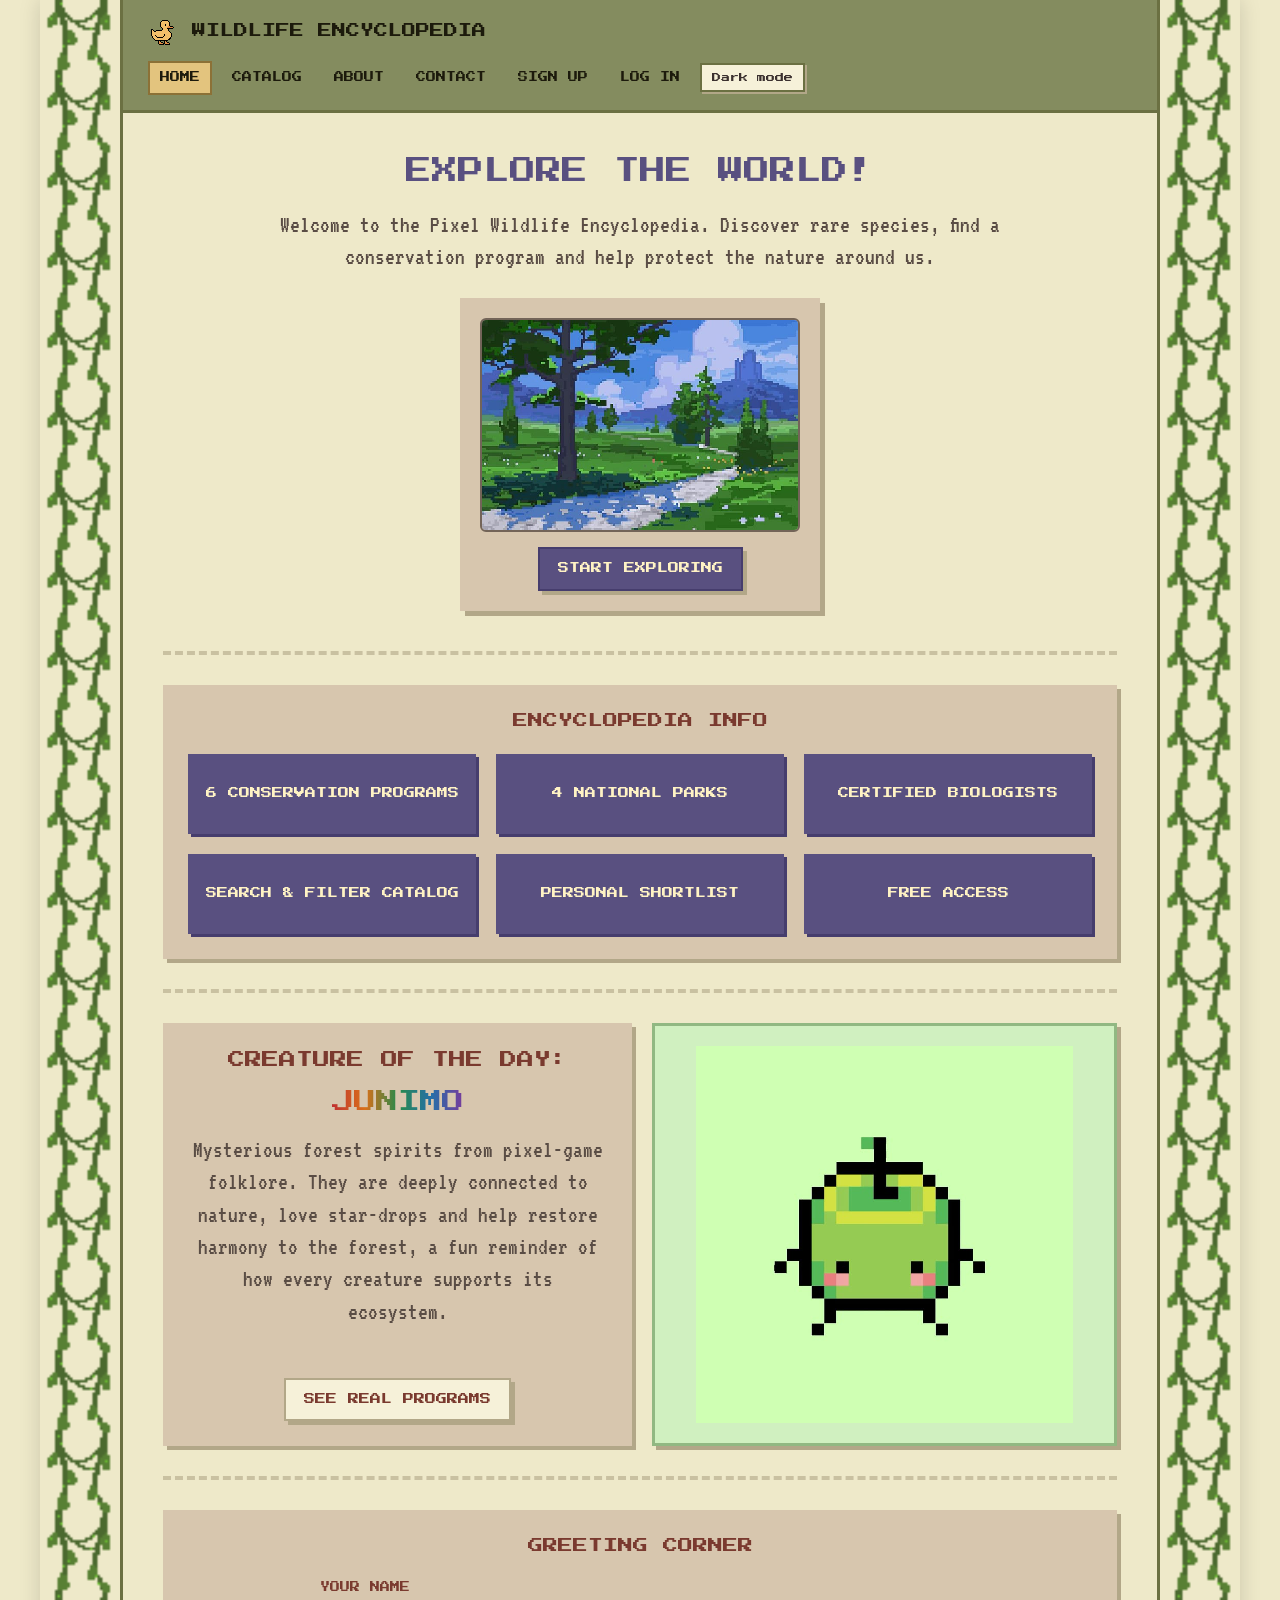
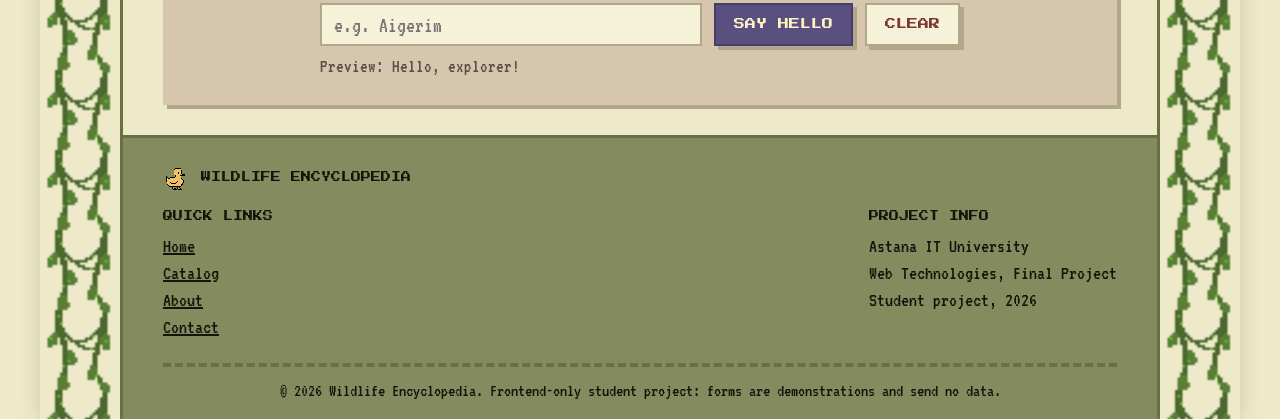
<file: index.html>
<!DOCTYPE html>
<html lang="en">
<head>
    <meta charset="UTF-8">
    <meta name="viewport" content="width=device-width, initial-scale=1.0">
    <title>Home | Wildlife Encyclopedia</title>
    <meta name="description" content="Pixel-art wildlife encyclopedia: conservation programs, animal facts and a personal shortlist.">
    <link rel="icon" type="image/png" href="images/duck_icon.png">
    <link rel="stylesheet" href="css/style.css">
    <link rel="stylesheet" href="css/responsive.css">
</head>
<body>
    <a class="skip-link" href="#main">Skip to content</a>

    <div class="page-container">
        <div class="vine-border vine-left" aria-hidden="true"></div>

        <div class="main-content">
            <header class="header">
                <a href="index.html" class="logo">
                    <img src="images/duck_icon.png" alt="" class="logo-img" width="32" height="32">
                    <span>WILDLIFE ENCYCLOPEDIA</span>
                </a>
                <nav class="nav" aria-label="Main navigation">
                    <a href="index.html" class="nav-link active" aria-current="page">HOME</a>
                    <a href="services.html" class="nav-link">CATALOG</a>
                    <a href="about.html" class="nav-link">ABOUT</a>
                    <a href="contact.html" class="nav-link">CONTACT</a>
                    <a href="signup.html" class="nav-link" data-auth="guest">SIGN UP</a>
                    <a href="login.html" class="nav-link" data-auth="guest">LOG IN</a>
                    <a href="profile.html" class="nav-link" data-auth="user" hidden>PROFILE</a>
                    <button type="button" class="nav-link nav-logout-btn" id="navLogout" data-auth="user" hidden>LOG OUT</button>
                    <button type="button" id="themeToggle" class="theme-toggle" aria-pressed="false">Dark mode</button>
                </nav>
            </header>

            <main id="main">
                <section class="hero">
                    <h1>EXPLORE THE WORLD!</h1>
                    <p class="hero-subtitle">
                        Welcome to the Pixel Wildlife Encyclopedia. Discover rare species,
                        find a conservation program and help protect the nature around us.
                    </p>

                    <div class="card-lol">
                        <div class="img-box">
                            <img src="images/card.png" alt="Pixel-art forest path with tall pine trees and mountains" class="card-img" width="736" height="491">
                        </div>
                        <a href="services.html" class="btn btn-primary">START EXPLORING</a>
                    </div>
                </section>

                <div class="pixel-divider"></div>

                <section class="info-section" aria-labelledby="info-title">
                    <h2 class="section-title" id="info-title">ENCYCLOPEDIA INFO</h2>
                    <div class="stats-grid">
                        <div class="stats-card">6 CONSERVATION PROGRAMS</div>
                        <div class="stats-card">4 NATIONAL PARKS</div>
                        <div class="stats-card">CERTIFIED BIOLOGISTS</div>
                        <div class="stats-card">SEARCH &amp; FILTER CATALOG</div>
                        <div class="stats-card">PERSONAL SHORTLIST</div>
                        <div class="stats-card">FREE ACCESS</div>
                    </div>
                </section>

                <div class="pixel-divider"></div>

                <section class="featured-section" aria-labelledby="featured-title">
                    <div class="featured-card">
                        <div class="featured-info">
                            <h2 class="featured-title" id="featured-title">CREATURE OF THE DAY:</h2>
                            <p class="junimo-name">JUNIMO</p>
                            <p class="featured-text">
                                Mysterious forest spirits from pixel-game folklore. They are deeply
                                connected to nature, love star-drops and help restore harmony to the forest,
                                a fun reminder of how every creature supports its ecosystem.
                            </p>
                            <a href="services.html" class="btn btn-secondary">SEE REAL PROGRAMS</a>
                        </div>
                        <div class="featured-img-box">
                            <img src="images/junimo.png" alt="Small green pixel-art forest spirit with a leaf on its head" class="featured-img" width="736" height="736">
                        </div>
                    </div>
                </section>

                <div class="pixel-divider"></div>

                <section class="info-section" aria-labelledby="greeting-title">
                    <h2 class="section-title" id="greeting-title">GREETING CORNER</h2>
                    <div class="greeting-box">
                        <form id="greetForm" class="form" novalidate>
                            <div class="form-field">
                                <label for="nameInput">YOUR NAME</label>
                                <div class="greeting-controls">
                                    <input type="text" id="nameInput" class="input" maxlength="30" autocomplete="given-name" placeholder="e.g. Aigerim" aria-describedby="greetPreview">
                                    <button type="submit" class="btn btn-primary">SAY HELLO</button>
                                    <button type="button" id="greetClear" class="btn btn-secondary">CLEAR</button>
                                </div>
                                <p id="greetPreview" class="form-hint greeting-preview">Preview: Hello, explorer!</p>
                            </div>
                            <p id="greetMessage" class="message" role="status" aria-live="polite"></p>
                        </form>
                    </div>
                </section>
            </main>

            <footer class="footer">
                <div class="footer-top">
                    <div class="footer-logo">
                        <img src="images/duck_icon.png" alt="" width="28" height="28">
                        <span>WILDLIFE ENCYCLOPEDIA</span>
                    </div>
                </div>

                <div class="footer-middle">
                    <div class="footer-col">
                        <h2>QUICK LINKS</h2>
                        <ul>
                            <li><a href="index.html">Home</a></li>
                            <li><a href="services.html">Catalog</a></li>
                            <li><a href="about.html">About</a></li>
                            <li><a href="contact.html">Contact</a></li>
                        </ul>
                    </div>
                    <div class="footer-col">
                        <h2>PROJECT INFO</h2>
                        <ul>
                            <li>Astana IT University</li>
                            <li>Web Technologies, Final Project</li>
                            <li>Student project, 2026</li>
                        </ul>
                    </div>
                </div>

                <div class="footer-bottom">
                    <p>&copy; 2026 Wildlife Encyclopedia. Frontend-only student project: forms are demonstrations and send no data.</p>
                </div>
            </footer>
        </div>

        <div class="vine-border vine-right" aria-hidden="true"></div>
    </div>

    <script src="js/vendor/jquery-3.7.1.min.js"></script>
    <script src="js/main.js"></script>
    <script src="js/home.js"></script>
</body>
</html>
</file>
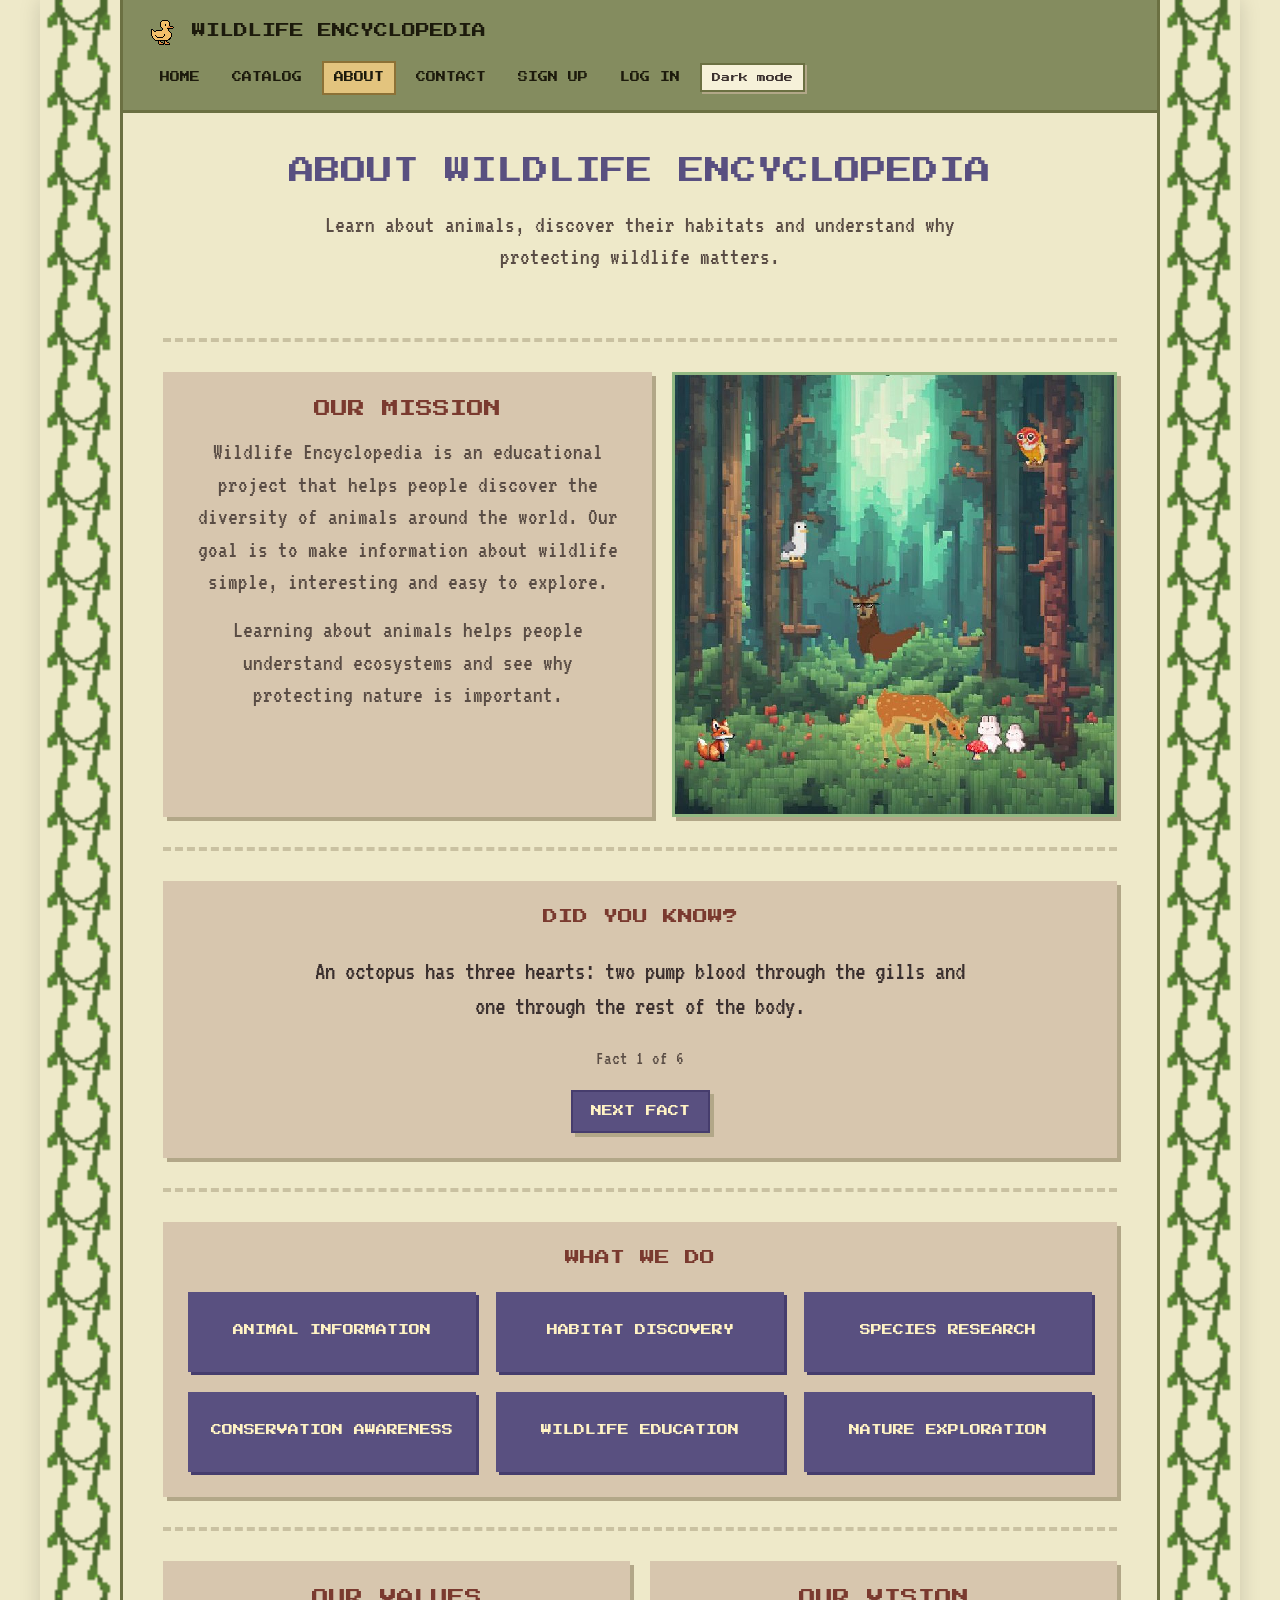
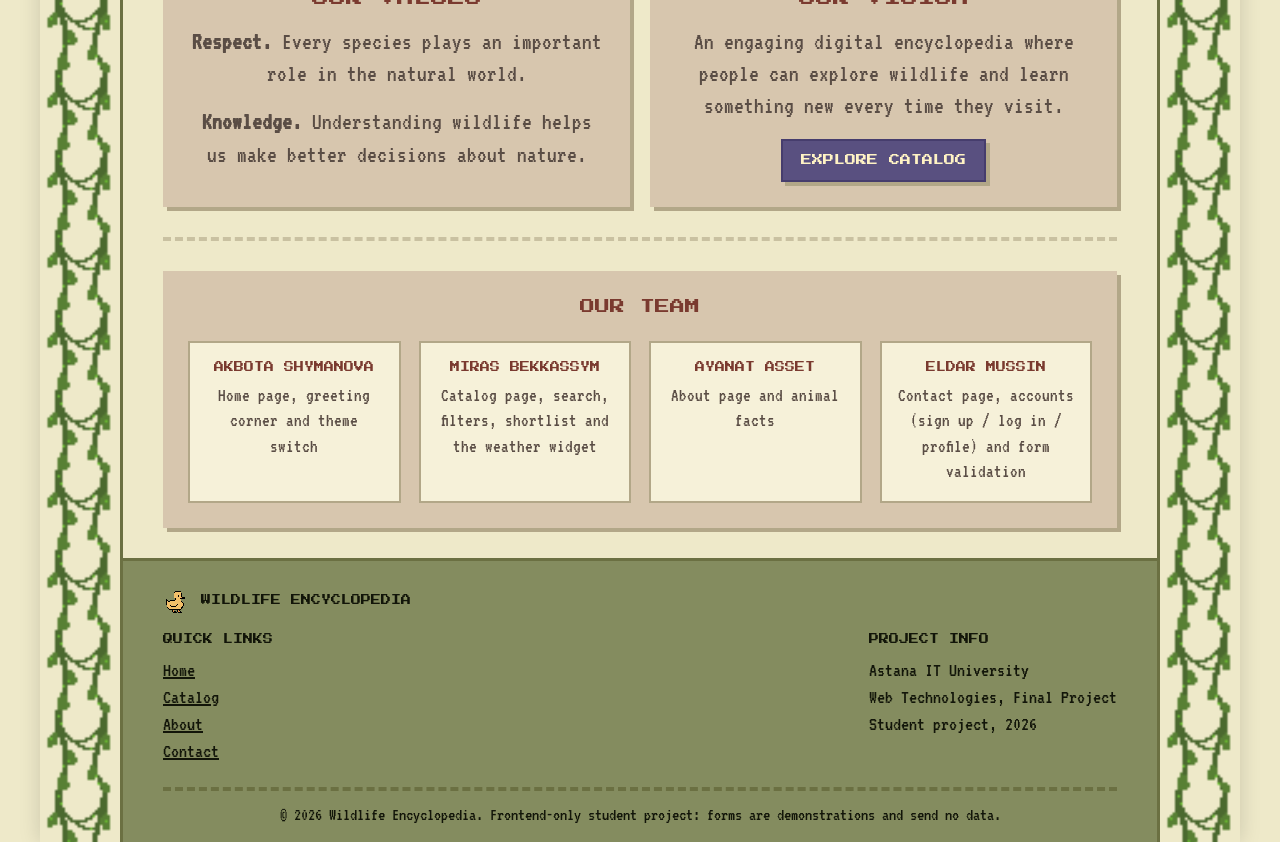
<file: about.html>
<!DOCTYPE html>
<html lang="en">
<head>
    <meta charset="UTF-8">
    <meta name="viewport" content="width=device-width, initial-scale=1.0">
    <title>About | Wildlife Encyclopedia</title>
    <meta name="description" content="Mission, values and team of the Wildlife Encyclopedia student project.">
    <link rel="icon" type="image/png" href="images/duck_icon.png">
    <link rel="stylesheet" href="css/style.css">
    <link rel="stylesheet" href="css/responsive.css">
</head>
<body>
    <a class="skip-link" href="#main">Skip to content</a>

    <div class="page-container">
        <div class="vine-border vine-left" aria-hidden="true"></div>

        <div class="main-content">
            <header class="header">
                <a href="index.html" class="logo">
                    <img src="images/duck_icon.png" alt="" class="logo-img" width="32" height="32">
                    <span>WILDLIFE ENCYCLOPEDIA</span>
                </a>
                <nav class="nav" aria-label="Main navigation">
                    <a href="index.html" class="nav-link">HOME</a>
                    <a href="services.html" class="nav-link">CATALOG</a>
                    <a href="about.html" class="nav-link active" aria-current="page">ABOUT</a>
                    <a href="contact.html" class="nav-link">CONTACT</a>
                    <a href="signup.html" class="nav-link" data-auth="guest">SIGN UP</a>
                    <a href="login.html" class="nav-link" data-auth="guest">LOG IN</a>
                    <a href="profile.html" class="nav-link" data-auth="user" hidden>PROFILE</a>
                    <button type="button" class="nav-link nav-logout-btn" id="navLogout" data-auth="user" hidden>LOG OUT</button>
                    <button type="button" id="themeToggle" class="theme-toggle" aria-pressed="false">Dark mode</button>
                </nav>
            </header>

            <main id="main">
                <section class="hero">
                    <h1>ABOUT WILDLIFE ENCYCLOPEDIA</h1>
                    <p class="hero-subtitle">
                        Learn about animals, discover their habitats
                        and understand why protecting wildlife matters.
                    </p>
                </section>

                <div class="pixel-divider"></div>

                <section class="featured-section" aria-labelledby="mission-title">
                    <div class="featured-card">
                        <div class="featured-info">
                            <h2 class="featured-title" id="mission-title">OUR MISSION</h2>
                            <p class="featured-text">
                                Wildlife Encyclopedia is an educational project that helps people discover
                                the diversity of animals around the world. Our goal is to make information
                                about wildlife simple, interesting and easy to explore.
                            </p>
                            <p class="featured-text">
                                Learning about animals helps people understand ecosystems and see
                                why protecting nature is important.
                            </p>
                        </div>
                        <div class="featured-img-box photo-box">
                            <img src="images/forest-animals.jpg" alt="Pixel-art forest with a deer, a fox, rabbits, an owl and a gull among tall trees" width="640" height="640">
                        </div>
                    </div>
                </section>

                <div class="pixel-divider"></div>

                <section class="info-section" aria-labelledby="facts-title">
                    <h2 class="section-title" id="facts-title">DID YOU KNOW?</h2>
                    <div class="fact-box">
                        <p id="factText" class="fact-text" aria-live="polite">An octopus has three hearts: two pump blood through the gills and one through the rest of the body.</p>
                        <p id="factCounter" class="fact-counter">Fact 1 of 6</p>
                        <button type="button" id="nextFact" class="btn btn-primary">NEXT FACT</button>
                    </div>
                </section>

                <div class="pixel-divider"></div>

                <section class="info-section" aria-labelledby="what-title">
                    <h2 class="section-title" id="what-title">WHAT WE DO</h2>
                    <div class="stats-grid">
                        <article class="stats-card">ANIMAL INFORMATION</article>
                        <article class="stats-card">HABITAT DISCOVERY</article>
                        <article class="stats-card">SPECIES RESEARCH</article>
                        <article class="stats-card">CONSERVATION AWARENESS</article>
                        <article class="stats-card">WILDLIFE EDUCATION</article>
                        <article class="stats-card">NATURE EXPLORATION</article>
                    </div>
                </section>

                <div class="pixel-divider"></div>

                <section class="featured-section" aria-label="Values and vision">
                    <div class="featured-card">
                        <div class="featured-info">
                            <h2 class="featured-title">OUR VALUES</h2>
                            <p class="featured-text"><strong>Respect.</strong> Every species plays an important role in the natural world.</p>
                            <p class="featured-text"><strong>Knowledge.</strong> Understanding wildlife helps us make better decisions about nature.</p>
                        </div>
                        <div class="featured-info">
                            <h2 class="featured-title">OUR VISION</h2>
                            <p class="featured-text">
                                An engaging digital encyclopedia where people can explore wildlife
                                and learn something new every time they visit.
                            </p>
                            <a href="services.html" class="btn btn-primary">EXPLORE CATALOG</a>
                        </div>
                    </div>
                </section>

                <div class="pixel-divider"></div>

                <section class="info-section" aria-labelledby="team-title">
                    <h2 class="section-title" id="team-title">OUR TEAM</h2>
                    <div class="team-grid">
                        <article class="team-card">
                            <h3>AKBOTA SHYMANOVA</h3>
                            <p>Home page, greeting corner and theme switch</p>
                        </article>
                        <article class="team-card">
                            <h3>MIRAS BEKKASSYM</h3>
                            <p>Catalog page, search, filters, shortlist and the weather widget</p>
                        </article>
                        <article class="team-card">
                            <h3>AYANAT ASSET</h3>
                            <p>About page and animal facts</p>
                        </article>
                        <article class="team-card">
                            <h3>ELDAR MUSSIN</h3>
                            <p>Contact page, accounts (sign up / log in / profile) and form validation</p>
                        </article>
                    </div>
                </section>
            </main>

            <footer class="footer">
                <div class="footer-top">
                    <div class="footer-logo">
                        <img src="images/duck_icon.png" alt="" width="28" height="28">
                        <span>WILDLIFE ENCYCLOPEDIA</span>
                    </div>
                </div>

                <div class="footer-middle">
                    <div class="footer-col">
                        <h2>QUICK LINKS</h2>
                        <ul>
                            <li><a href="index.html">Home</a></li>
                            <li><a href="services.html">Catalog</a></li>
                            <li><a href="about.html">About</a></li>
                            <li><a href="contact.html">Contact</a></li>
                        </ul>
                    </div>
                    <div class="footer-col">
                        <h2>PROJECT INFO</h2>
                        <ul>
                            <li>Astana IT University</li>
                            <li>Web Technologies, Final Project</li>
                            <li>Student project, 2026</li>
                        </ul>
                    </div>
                </div>

                <div class="footer-bottom">
                    <p>&copy; 2026 Wildlife Encyclopedia. Frontend-only student project: forms are demonstrations and send no data.</p>
                </div>
            </footer>
        </div>

        <div class="vine-border vine-right" aria-hidden="true"></div>
    </div>

    <script src="js/vendor/jquery-3.7.1.min.js"></script>
    <script src="js/main.js"></script>
    <script src="js/about.js"></script>
</body>
</html>
</file>
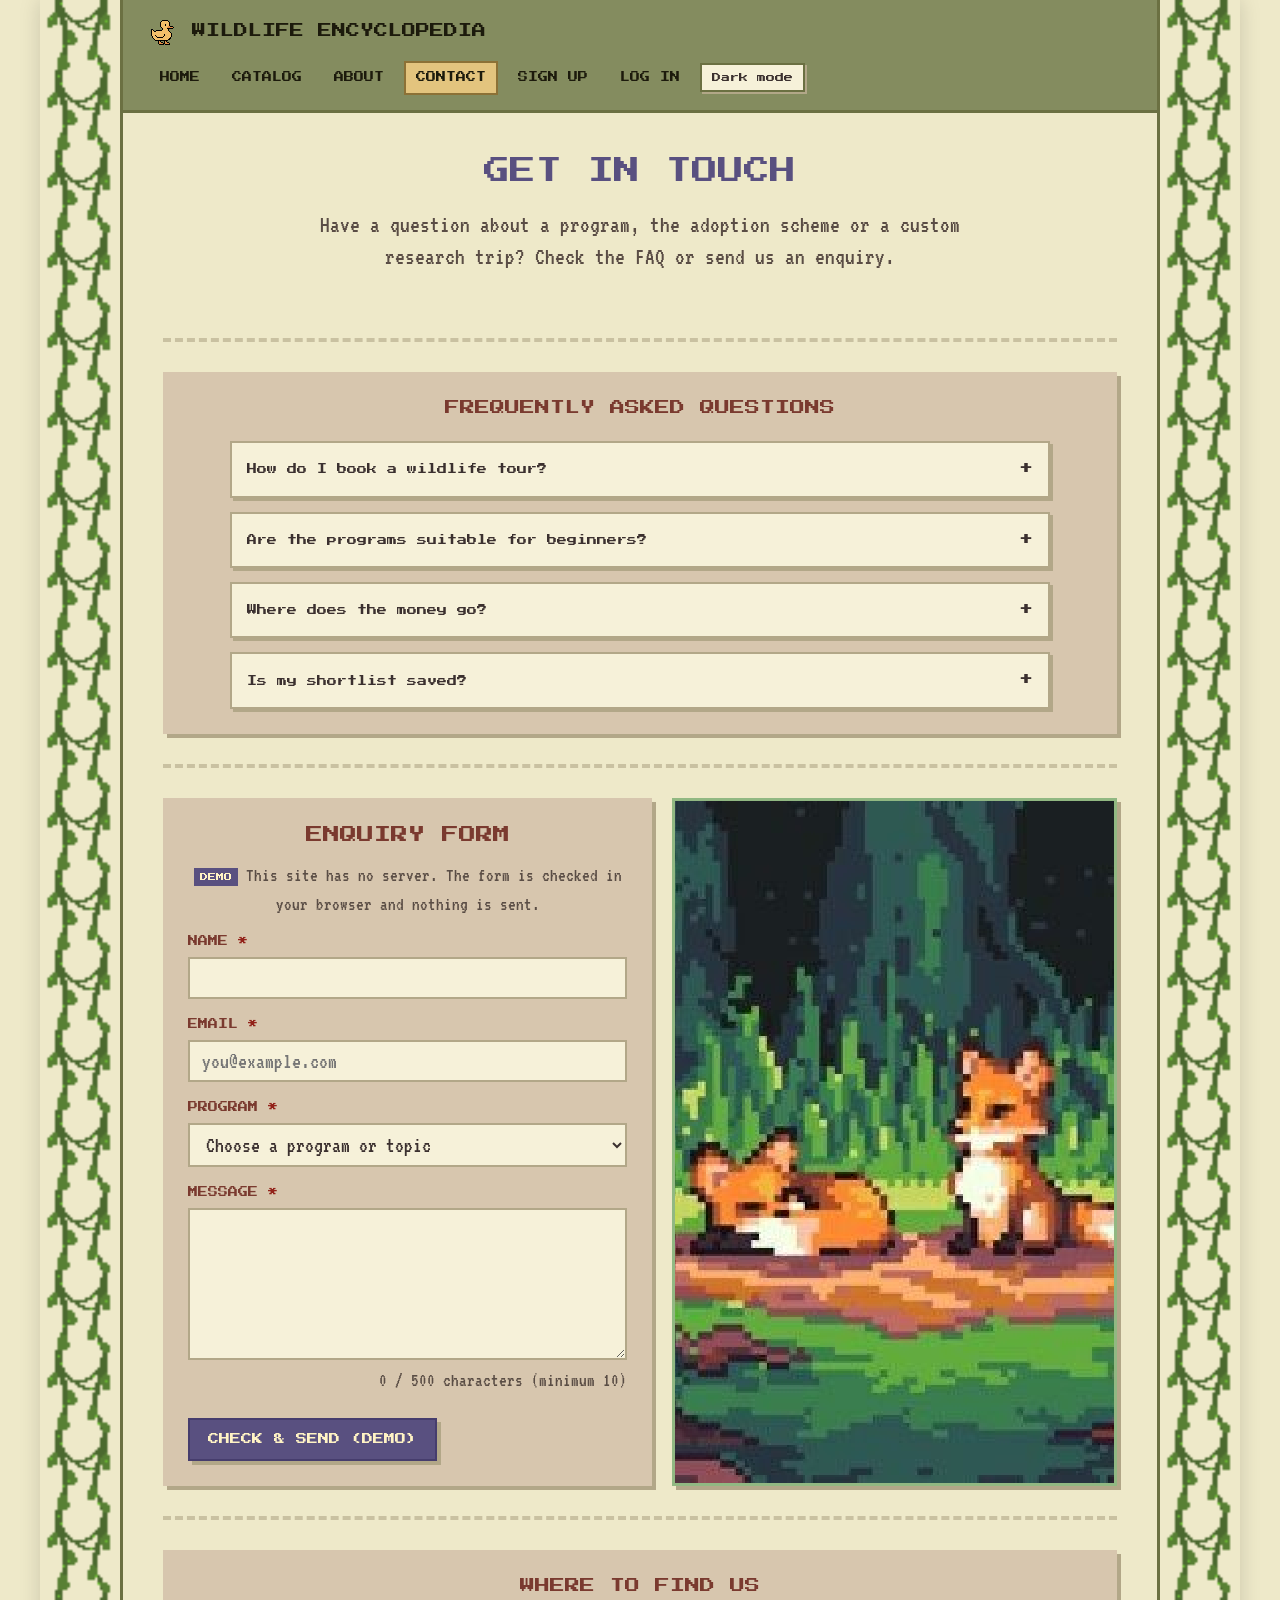
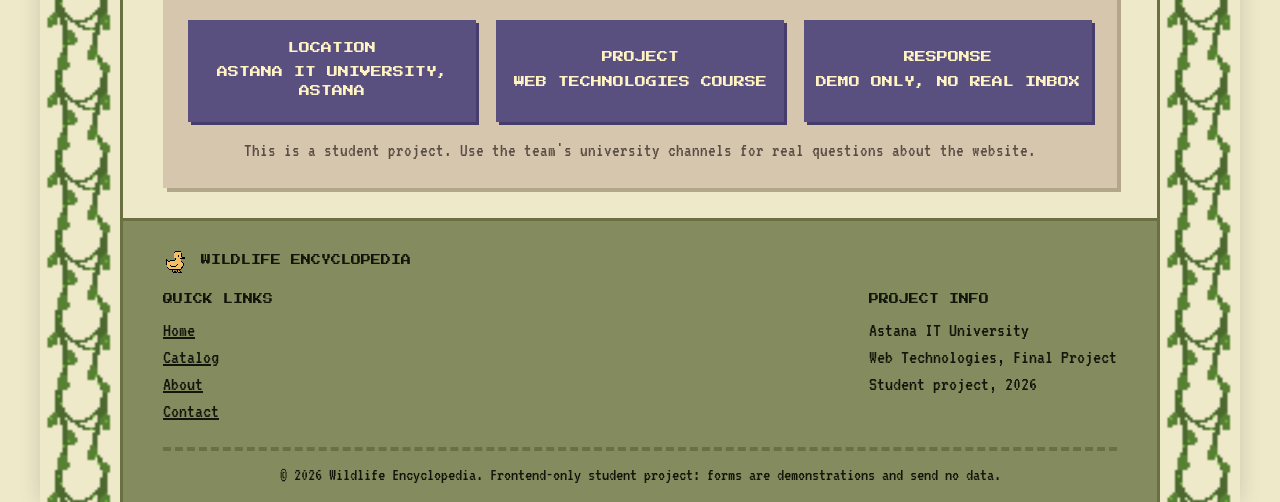
<file: contact.html>
<!DOCTYPE html>
<html lang="en">
<head>
    <meta charset="UTF-8">
    <meta name="viewport" content="width=device-width, initial-scale=1.0">
    <title>Contact | Wildlife Encyclopedia</title>
    <meta name="description" content="Frequently asked questions and an enquiry form (frontend demo).">
    <link rel="icon" type="image/png" href="images/duck_icon.png">
    <link rel="stylesheet" href="css/style.css">
    <link rel="stylesheet" href="css/responsive.css">
</head>
<body>
    <a class="skip-link" href="#main">Skip to content</a>

    <div class="page-container">
        <div class="vine-border vine-left" aria-hidden="true"></div>

        <div class="main-content">
            <header class="header">
                <a href="index.html" class="logo">
                    <img src="images/duck_icon.png" alt="" class="logo-img" width="32" height="32">
                    <span>WILDLIFE ENCYCLOPEDIA</span>
                </a>
                <nav class="nav" aria-label="Main navigation">
                    <a href="index.html" class="nav-link">HOME</a>
                    <a href="services.html" class="nav-link">CATALOG</a>
                    <a href="about.html" class="nav-link">ABOUT</a>
                    <a href="contact.html" class="nav-link active" aria-current="page">CONTACT</a>
                    <a href="signup.html" class="nav-link" data-auth="guest">SIGN UP</a>
                    <a href="login.html" class="nav-link" data-auth="guest">LOG IN</a>
                    <a href="profile.html" class="nav-link" data-auth="user" hidden>PROFILE</a>
                    <button type="button" class="nav-link nav-logout-btn" id="navLogout" data-auth="user" hidden>LOG OUT</button>
                    <button type="button" id="themeToggle" class="theme-toggle" aria-pressed="false">Dark mode</button>
                </nav>
            </header>

            <main id="main">
                <section class="hero">
                    <h1>GET IN TOUCH</h1>
                    <p class="hero-subtitle">
                        Have a question about a program, the adoption scheme or a custom research
                        trip? Check the FAQ or send us an enquiry.
                    </p>
                </section>

                <div class="pixel-divider"></div>

                <section class="info-section" aria-labelledby="faq-title">
                    <h2 class="section-title" id="faq-title">FREQUENTLY ASKED QUESTIONS</h2>
                    <div class="faq-list" id="faqList">
                        <div class="faq-item">
                            <h3><button type="button" class="faq-question" id="faq-q1" aria-expanded="false" aria-controls="faq-a1">How do I book a wildlife tour?<span class="faq-icon" aria-hidden="true">+</span></button></h3>
                            <div class="faq-answer" id="faq-a1" role="region" aria-labelledby="faq-q1">
                                <p>Open the Catalog, pick a program and press DETAILS, then use the enquiry link. The contact form opens with that program already selected.</p>
                            </div>
                        </div>
                        <div class="faq-item">
                            <h3><button type="button" class="faq-question" id="faq-q2" aria-expanded="false" aria-controls="faq-a2">Are the programs suitable for beginners?<span class="faq-icon" aria-hidden="true">+</span></button></h3>
                            <div class="faq-answer" id="faq-a2" role="region" aria-labelledby="faq-q2">
                                <p>Yes. Workshops and day safaris need no experience. Multi-day research trips are led by certified biologists who explain every step.</p>
                            </div>
                        </div>
                        <div class="faq-item">
                            <h3><button type="button" class="faq-question" id="faq-q3" aria-expanded="false" aria-controls="faq-a3">Where does the money go?<span class="faq-icon" aria-hidden="true">+</span></button></h3>
                            <div class="faq-answer" id="faq-a3" role="region" aria-labelledby="faq-q3">
                                <p>Program fees and adoption payments support habitat protection and the rehabilitation of rescued animals at partner sanctuaries.</p>
                            </div>
                        </div>
                        <div class="faq-item">
                            <h3><button type="button" class="faq-question" id="faq-q4" aria-expanded="false" aria-controls="faq-a4">Is my shortlist saved?<span class="faq-icon" aria-hidden="true">+</span></button></h3>
                            <div class="faq-answer" id="faq-a4" role="region" aria-labelledby="faq-q4">
                                <p>Your shortlist is kept only in this browser. It is not sent to us, so clearing the browser data removes it.</p>
                            </div>
                        </div>
                    </div>
                </section>

                <div class="pixel-divider"></div>

                <section class="featured-section" aria-labelledby="form-title">
                    <div class="featured-card">
                        <div class="featured-info">
                            <h2 class="featured-title" id="form-title">ENQUIRY FORM</h2>
                            <p class="form-hint"><span class="demo-label">DEMO</span> This site has no server. The form is checked in your browser and nothing is sent.</p>
                            <form id="contactForm" class="form" novalidate>
                                <div class="form-field">
                                    <label for="name">NAME <span class="required-mark" aria-hidden="true">*</span></label>
                                    <input type="text" id="name" name="name" autocomplete="name" aria-describedby="name-error" required>
                                    <p class="field-error" id="name-error"></p>
                                </div>
                                <div class="form-field">
                                    <label for="email">EMAIL <span class="required-mark" aria-hidden="true">*</span></label>
                                    <input type="email" id="email" name="email" autocomplete="email" placeholder="you@example.com" aria-describedby="email-error" required>
                                    <p class="field-error" id="email-error"></p>
                                </div>
                                <div class="form-field">
                                    <label for="topic">PROGRAM <span class="required-mark" aria-hidden="true">*</span></label>
                                    <select id="topic" name="topic" aria-describedby="topic-error" required>
                                        <option value="">Choose a program or topic</option>
                                        <option value="safari">Reserve Photo Safari</option>
                                        <option value="adoption">Wildlife Adoption Program</option>
                                        <option value="nocturnal">Nocturnal Fauna Tracking</option>
                                        <option value="volunteer">Summer Volunteer Academy</option>
                                        <option value="workshops">Conservation Workshops</option>
                                        <option value="ecotour">Custom Eco-Tours</option>
                                        <option value="custom">Custom group program</option>
                                        <option value="general">General question</option>
                                    </select>
                                    <p class="field-error" id="topic-error"></p>
                                </div>
                                <div class="form-field">
                                    <label for="message">MESSAGE <span class="required-mark" aria-hidden="true">*</span></label>
                                    <textarea id="message" name="message" rows="6" maxlength="500" aria-describedby="message-count message-error" required></textarea>
                                    <p class="char-counter" id="message-count">0 / 500 characters (minimum 10)</p>
                                    <p class="field-error" id="message-error"></p>
                                </div>
                                <div class="form-actions">
                                    <button type="submit" class="btn btn-primary">CHECK &amp; SEND (DEMO)</button>
                                </div>
                                <div id="contactResult" class="message form-result" role="status" aria-live="polite" tabindex="-1"></div>
                            </form>
                        </div>
                        <div class="featured-img-box photo-box">
                            <img src="images/adoption.jpg" alt="Two pixel-art foxes resting in a sunny forest clearing" width="604" height="340">
                        </div>
                    </div>
                </section>

                <div class="pixel-divider"></div>

                <section class="info-section" aria-labelledby="reach-title">
                    <h2 class="section-title" id="reach-title">WHERE TO FIND US</h2>
                    <div class="stats-grid">
                        <article class="stats-card"><span>LOCATION</span><span>ASTANA IT UNIVERSITY, ASTANA</span></article>
                        <article class="stats-card"><span>PROJECT</span><span>WEB TECHNOLOGIES COURSE</span></article>
                        <article class="stats-card"><span>RESPONSE</span><span>DEMO ONLY, NO REAL INBOX</span></article>
                    </div>
                    <p class="contact-note">This is a student project. Use the team's university channels for real questions about the website.</p>
                </section>
            </main>

            <footer class="footer">
                <div class="footer-top">
                    <div class="footer-logo">
                        <img src="images/duck_icon.png" alt="" width="28" height="28">
                        <span>WILDLIFE ENCYCLOPEDIA</span>
                    </div>
                </div>

                <div class="footer-middle">
                    <div class="footer-col">
                        <h2>QUICK LINKS</h2>
                        <ul>
                            <li><a href="index.html">Home</a></li>
                            <li><a href="services.html">Catalog</a></li>
                            <li><a href="about.html">About</a></li>
                            <li><a href="contact.html">Contact</a></li>
                        </ul>
                    </div>
                    <div class="footer-col">
                        <h2>PROJECT INFO</h2>
                        <ul>
                            <li>Astana IT University</li>
                            <li>Web Technologies, Final Project</li>
                            <li>Student project, 2026</li>
                        </ul>
                    </div>
                </div>

                <div class="footer-bottom">
                    <p>&copy; 2026 Wildlife Encyclopedia. Frontend-only student project: forms are demonstrations and send no data.</p>
                </div>
            </footer>
        </div>

        <div class="vine-border vine-right" aria-hidden="true"></div>
    </div>

    <script src="js/vendor/jquery-3.7.1.min.js"></script>
    <script src="js/main.js"></script>
    <script src="js/contact.js"></script>
</body>
</html>
</file>
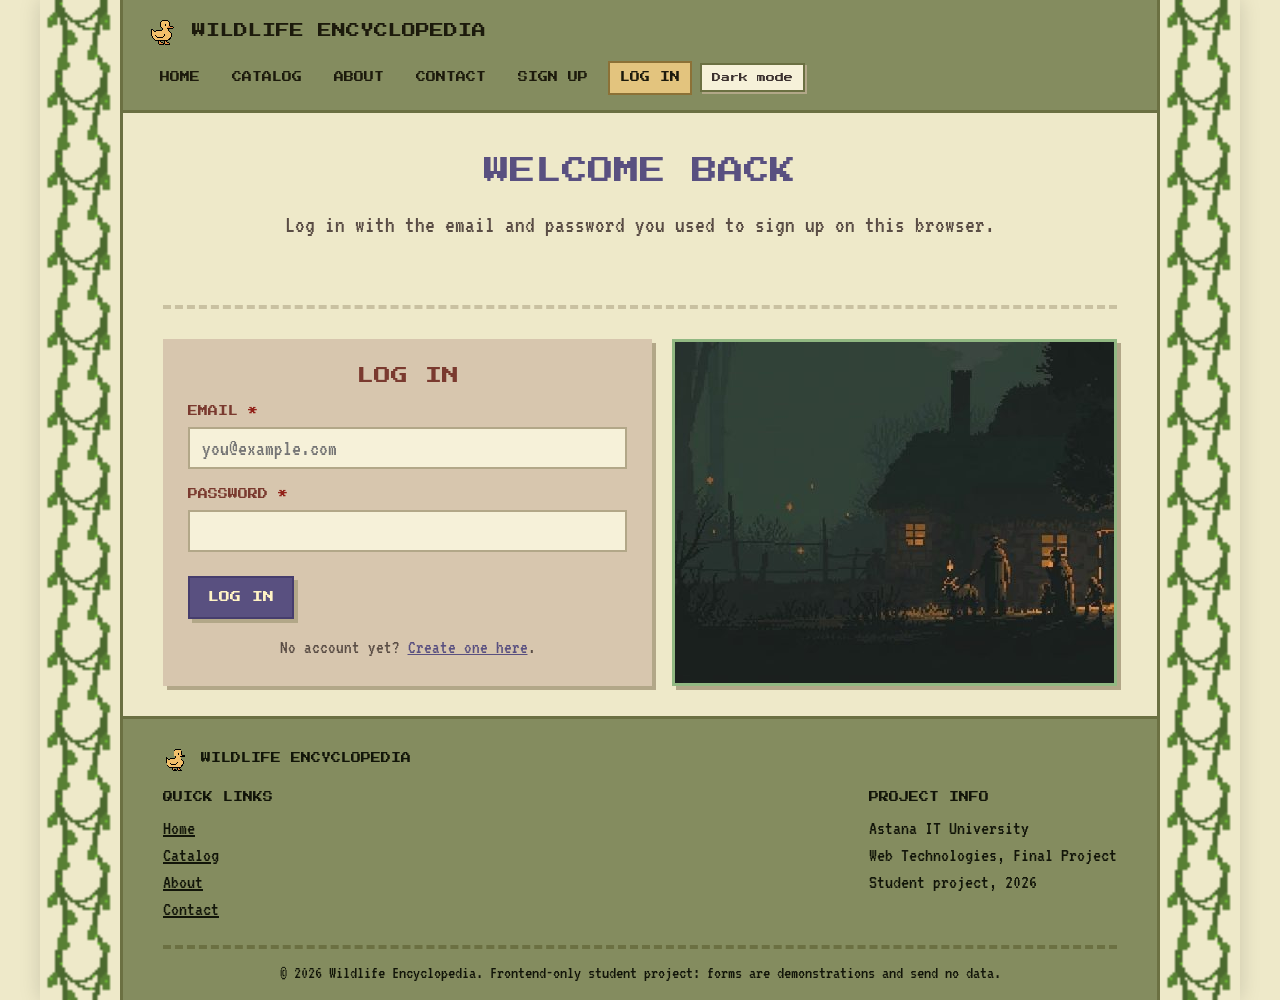
<file: login.html>
<!DOCTYPE html>
<html lang="en">
<head>
    <meta charset="UTF-8">
    <meta name="viewport" content="width=device-width, initial-scale=1.0">
    <title>Log In | Wildlife Encyclopedia</title>
    <meta name="description" content="Log in to your explorer account on this device.">
    <link rel="icon" type="image/png" href="images/duck_icon.png">
    <link rel="stylesheet" href="css/style.css">
    <link rel="stylesheet" href="css/responsive.css">
</head>
<body>
    <a class="skip-link" href="#main">Skip to content</a>

    <div class="page-container">
        <div class="vine-border vine-left" aria-hidden="true"></div>

        <div class="main-content">
            <header class="header">
                <a href="index.html" class="logo">
                    <img src="images/duck_icon.png" alt="" class="logo-img" width="32" height="32">
                    <span>WILDLIFE ENCYCLOPEDIA</span>
                </a>
                <nav class="nav" aria-label="Main navigation">
                    <a href="index.html" class="nav-link">HOME</a>
                    <a href="services.html" class="nav-link">CATALOG</a>
                    <a href="about.html" class="nav-link">ABOUT</a>
                    <a href="contact.html" class="nav-link">CONTACT</a>
                    <a href="signup.html" class="nav-link" data-auth="guest">SIGN UP</a>
                    <a href="login.html" class="nav-link active" aria-current="page" data-auth="guest">LOG IN</a>
                    <a href="profile.html" class="nav-link" data-auth="user" hidden>PROFILE</a>
                    <button type="button" class="nav-link nav-logout-btn" id="navLogout" data-auth="user" hidden>LOG OUT</button>
                    <button type="button" id="themeToggle" class="theme-toggle" aria-pressed="false">Dark mode</button>
                </nav>
            </header>

            <main id="main">
                <section class="hero">
                    <h1>WELCOME BACK</h1>
                    <p class="hero-subtitle">
                        Log in with the email and password you used to sign up on this browser.
                    </p>
                </section>

                <div class="pixel-divider"></div>

                <section class="featured-section" aria-labelledby="login-title">
                    <div class="featured-card">
                        <div class="featured-info">
                            <h2 class="featured-title" id="login-title">LOG IN</h2>
                            <form id="loginForm" class="form" novalidate>
                                <div class="form-field">
                                    <label for="login-email">EMAIL <span class="required-mark" aria-hidden="true">*</span></label>
                                    <input type="email" id="login-email" name="email" autocomplete="email" placeholder="you@example.com" aria-describedby="login-email-error" required>
                                    <p class="field-error" id="login-email-error"></p>
                                </div>
                                <div class="form-field">
                                    <label for="login-password">PASSWORD <span class="required-mark" aria-hidden="true">*</span></label>
                                    <input type="password" id="login-password" name="password" autocomplete="current-password" aria-describedby="login-password-error" required>
                                    <p class="field-error" id="login-password-error"></p>
                                </div>
                                <div class="form-actions">
                                    <button type="submit" class="btn btn-primary">LOG IN</button>
                                </div>
                                <div id="loginResult" class="message form-result" role="status" aria-live="polite" tabindex="-1"></div>
                            </form>
                            <p class="form-hint">No account yet? <a href="signup.html">Create one here</a>.</p>
                        </div>
                        <div class="featured-img-box photo-box">
                            <img src="images/night.jpg" alt="Dark pixel-art forest cabin at night lit by lanterns" width="640" height="360">
                        </div>
                    </div>
                </section>
            </main>

            <footer class="footer">
                <div class="footer-top">
                    <div class="footer-logo">
                        <img src="images/duck_icon.png" alt="" width="28" height="28">
                        <span>WILDLIFE ENCYCLOPEDIA</span>
                    </div>
                </div>

                <div class="footer-middle">
                    <div class="footer-col">
                        <h2>QUICK LINKS</h2>
                        <ul>
                            <li><a href="index.html">Home</a></li>
                            <li><a href="services.html">Catalog</a></li>
                            <li><a href="about.html">About</a></li>
                            <li><a href="contact.html">Contact</a></li>
                        </ul>
                    </div>
                    <div class="footer-col">
                        <h2>PROJECT INFO</h2>
                        <ul>
                            <li>Astana IT University</li>
                            <li>Web Technologies, Final Project</li>
                            <li>Student project, 2026</li>
                        </ul>
                    </div>
                </div>

                <div class="footer-bottom">
                    <p>&copy; 2026 Wildlife Encyclopedia. Frontend-only student project: forms are demonstrations and send no data.</p>
                </div>
            </footer>
        </div>

        <div class="vine-border vine-right" aria-hidden="true"></div>
    </div>

    <script src="js/vendor/jquery-3.7.1.min.js"></script>
    <script src="js/main.js"></script>
    <script src="js/login.js"></script>
</body>
</html>
</file>
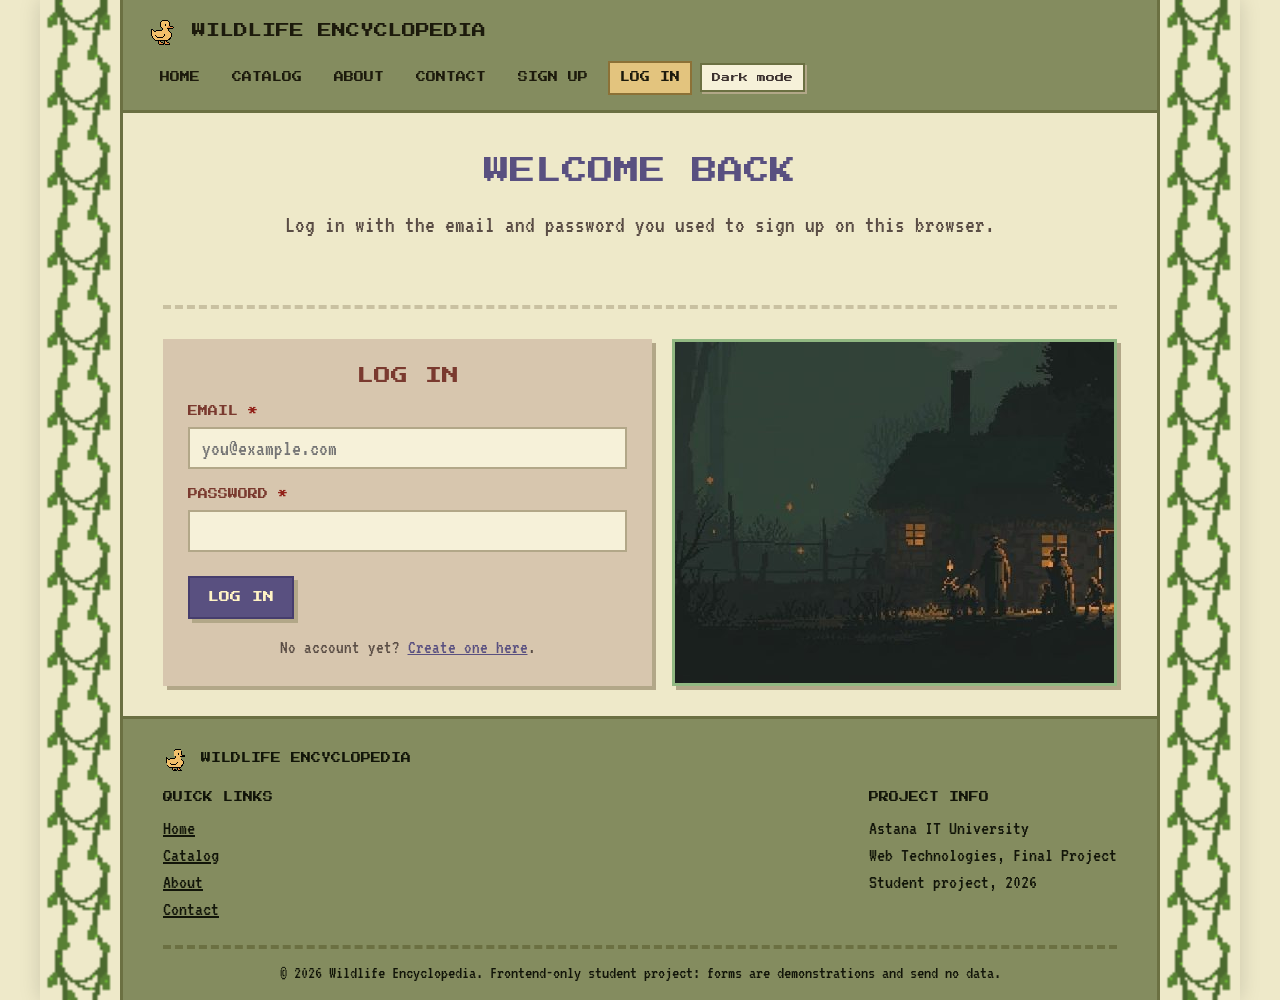
<file: profile.html>
<!DOCTYPE html>
<html lang="en">
<head>
    <meta charset="UTF-8">
    <meta name="viewport" content="width=device-width, initial-scale=1.0">
    <title>My Profile | Wildlife Encyclopedia</title>
    <meta name="description" content="Your explorer profile: account details and saved programs.">
    <link rel="icon" type="image/png" href="images/duck_icon.png">
    <link rel="stylesheet" href="css/style.css">
    <link rel="stylesheet" href="css/responsive.css">
</head>
<body>
    <a class="skip-link" href="#main">Skip to content</a>

    <div class="page-container">
        <div class="vine-border vine-left" aria-hidden="true"></div>

        <div class="main-content">
            <header class="header">
                <a href="index.html" class="logo">
                    <img src="images/duck_icon.png" alt="" class="logo-img" width="32" height="32">
                    <span>WILDLIFE ENCYCLOPEDIA</span>
                </a>
                <nav class="nav" aria-label="Main navigation">
                    <a href="index.html" class="nav-link">HOME</a>
                    <a href="services.html" class="nav-link">CATALOG</a>
                    <a href="about.html" class="nav-link">ABOUT</a>
                    <a href="contact.html" class="nav-link">CONTACT</a>
                    <a href="signup.html" class="nav-link" data-auth="guest">SIGN UP</a>
                    <a href="login.html" class="nav-link" data-auth="guest">LOG IN</a>
                    <a href="profile.html" class="nav-link active" aria-current="page" data-auth="user" hidden>PROFILE</a>
                    <button type="button" class="nav-link nav-logout-btn" id="navLogout" data-auth="user" hidden>LOG OUT</button>
                    <button type="button" id="themeToggle" class="theme-toggle" aria-pressed="false">Dark mode</button>
                </nav>
            </header>

            <main id="main">
                <section class="hero">
                    <h1>YOUR EXPLORER PROFILE</h1>
                    <p class="hero-subtitle">
                        These details are stored only in this browser, on this device.
                    </p>
                </section>

                <div class="pixel-divider"></div>

                <section class="featured-section" aria-labelledby="profile-title">
                    <div class="featured-card">
                        <div class="featured-info">
                            <h2 class="featured-title" id="profile-title">ACCOUNT DETAILS</h2>
                            <ul class="sidebar-stats profile-details">
                                <li><strong>Name:</strong> <span id="profileName"></span></li>
                                <li><strong>Email:</strong> <span id="profileEmail"></span></li>
                                <li><strong>Phone:</strong> <span id="profilePhone"></span></li>
                            </ul>
                            <div class="form-actions">
                                <button type="button" id="profileLogout" class="btn btn-secondary">LOG OUT</button>
                                <a href="services.html" class="btn btn-primary">BROWSE CATALOG</a>
                            </div>
                        </div>
                        <div class="featured-info">
                            <h2 class="featured-title">MY SAVED PROGRAMS</h2>
                            <p id="profileSavedEmpty" class="empty-state">You have not saved any programs yet. Visit the catalog and press SAVE on a program.</p>
                            <ul id="profileSaved" class="shortlist"></ul>
                        </div>
                    </div>
                </section>
            </main>

            <footer class="footer">
                <div class="footer-top">
                    <div class="footer-logo">
                        <img src="images/duck_icon.png" alt="" width="28" height="28">
                        <span>WILDLIFE ENCYCLOPEDIA</span>
                    </div>
                </div>

                <div class="footer-middle">
                    <div class="footer-col">
                        <h2>QUICK LINKS</h2>
                        <ul>
                            <li><a href="index.html">Home</a></li>
                            <li><a href="services.html">Catalog</a></li>
                            <li><a href="about.html">About</a></li>
                            <li><a href="contact.html">Contact</a></li>
                        </ul>
                    </div>
                    <div class="footer-col">
                        <h2>PROJECT INFO</h2>
                        <ul>
                            <li>Astana IT University</li>
                            <li>Web Technologies, Final Project</li>
                            <li>Student project, 2026</li>
                        </ul>
                    </div>
                </div>

                <div class="footer-bottom">
                    <p>&copy; 2026 Wildlife Encyclopedia. Frontend-only student project: forms are demonstrations and send no data.</p>
                </div>
            </footer>
        </div>

        <div class="vine-border vine-right" aria-hidden="true"></div>
    </div>

    <script src="js/vendor/jquery-3.7.1.min.js"></script>
    <script src="js/main.js"></script>
    <script src="js/profile.js"></script>
</body>
</html>
</file>
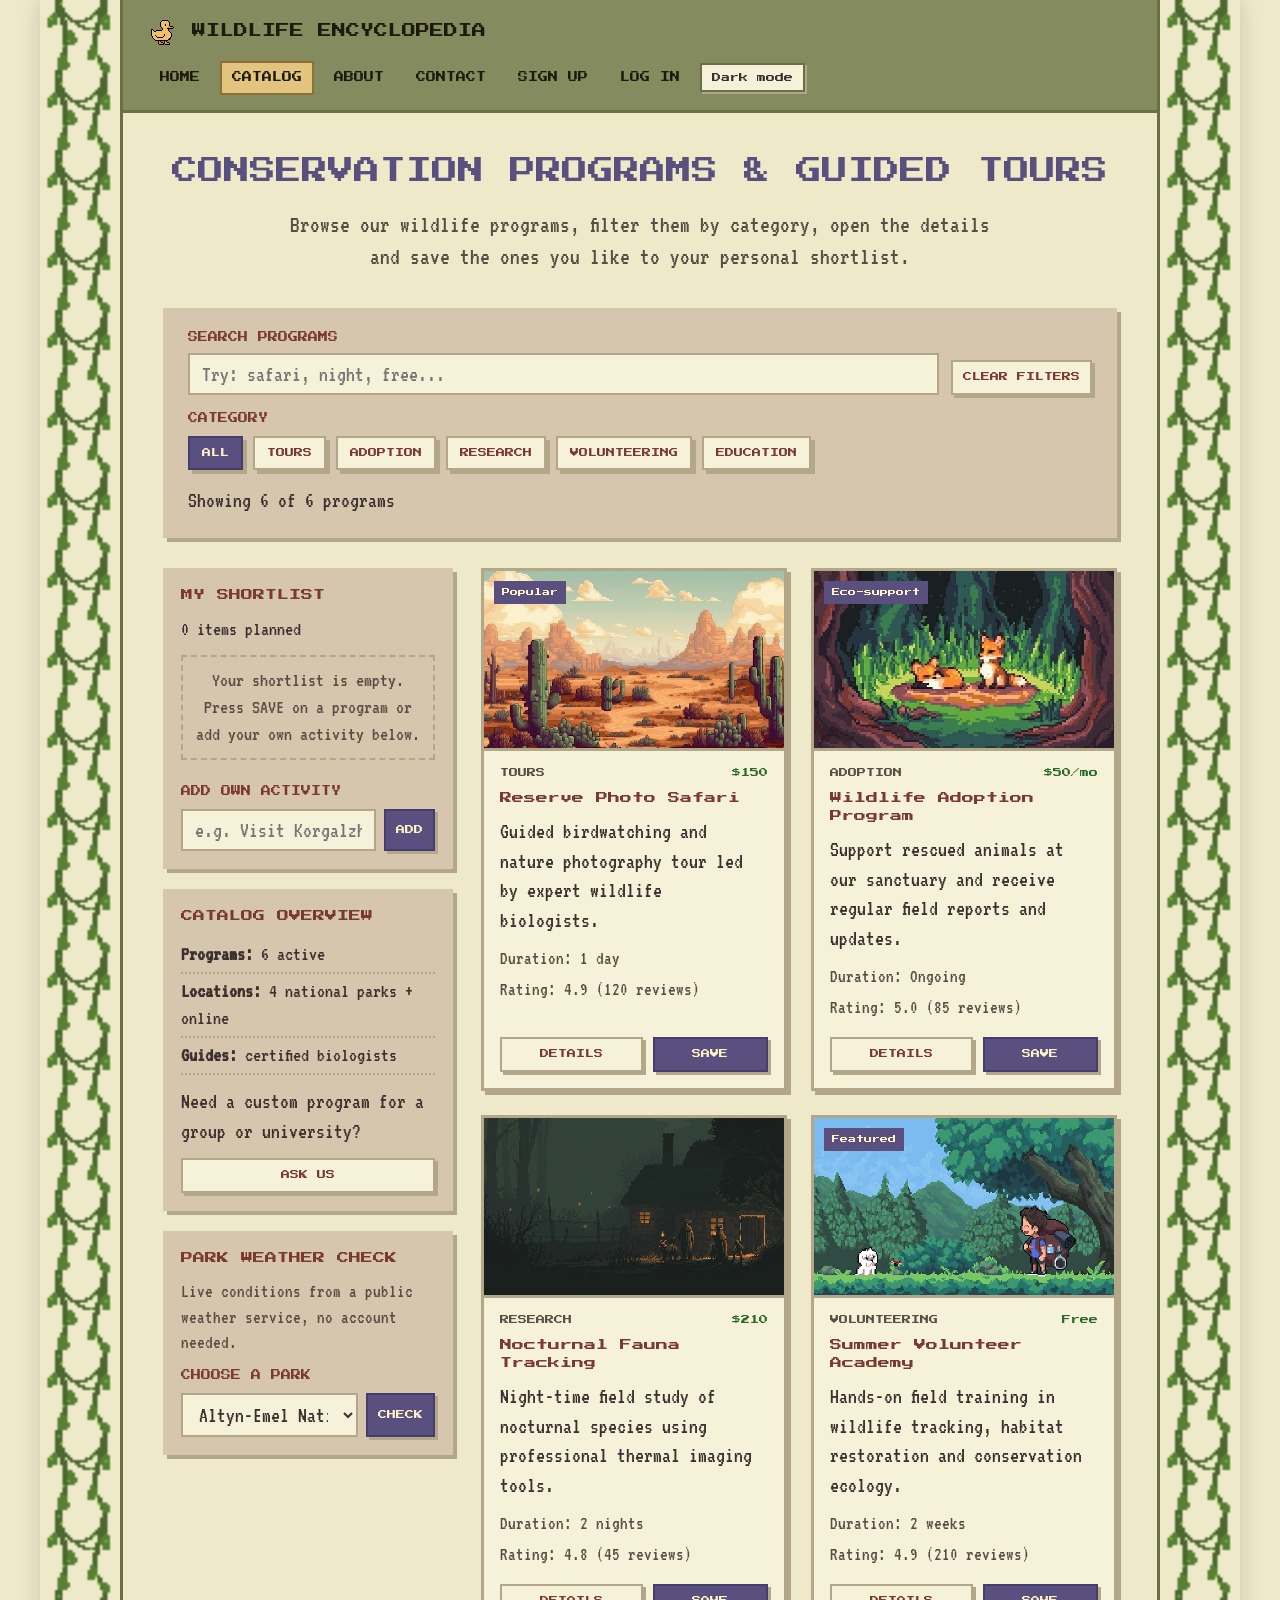
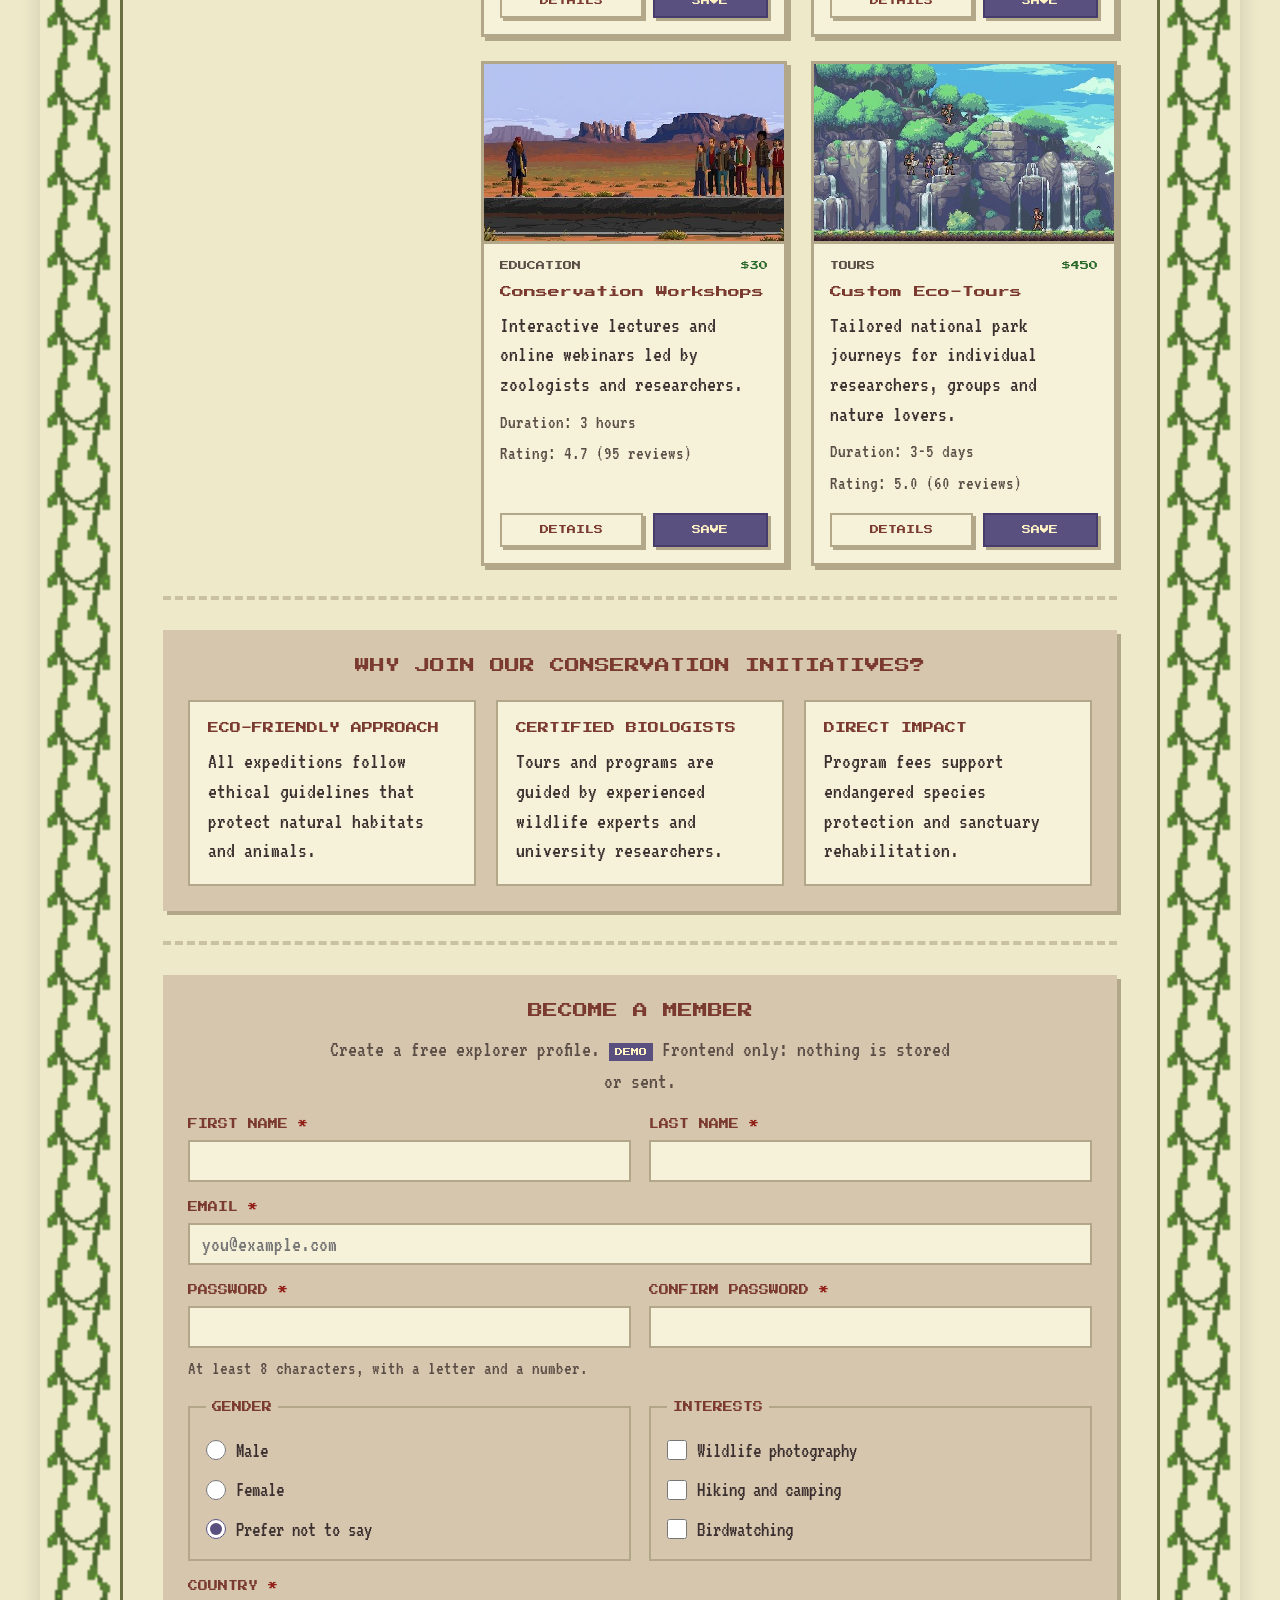
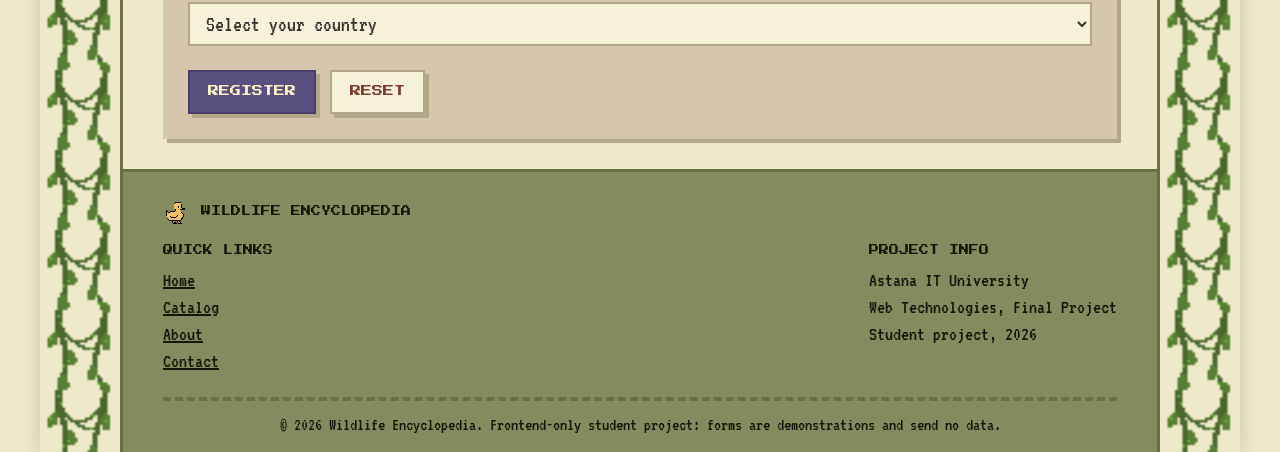
<file: services.html>
<!DOCTYPE html>
<html lang="en">
<head>
    <meta charset="UTF-8">
    <meta name="viewport" content="width=device-width, initial-scale=1.0">
    <title>Catalog | Wildlife Encyclopedia</title>
    <meta name="description" content="Search and filter wildlife conservation programs and build your shortlist.">
    <link rel="icon" type="image/png" href="images/duck_icon.png">
    <link rel="stylesheet" href="css/style.css">
    <link rel="stylesheet" href="css/responsive.css">
</head>
<body>
    <a class="skip-link" href="#main">Skip to content</a>

    <div class="page-container">
        <div class="vine-border vine-left" aria-hidden="true"></div>

        <div class="main-content">
            <header class="header">
                <a href="index.html" class="logo">
                    <img src="images/duck_icon.png" alt="" class="logo-img" width="32" height="32">
                    <span>WILDLIFE ENCYCLOPEDIA</span>
                </a>
                <nav class="nav" aria-label="Main navigation">
                    <a href="index.html" class="nav-link">HOME</a>
                    <a href="services.html" class="nav-link active" aria-current="page">CATALOG</a>
                    <a href="about.html" class="nav-link">ABOUT</a>
                    <a href="contact.html" class="nav-link">CONTACT</a>
                    <a href="signup.html" class="nav-link" data-auth="guest">SIGN UP</a>
                    <a href="login.html" class="nav-link" data-auth="guest">LOG IN</a>
                    <a href="profile.html" class="nav-link" data-auth="user" hidden>PROFILE</a>
                    <button type="button" class="nav-link nav-logout-btn" id="navLogout" data-auth="user" hidden>LOG OUT</button>
                    <button type="button" id="themeToggle" class="theme-toggle" aria-pressed="false">Dark mode</button>
                </nav>
            </header>

            <main id="main">
                <section class="hero">
                    <h1>CONSERVATION PROGRAMS &amp; GUIDED TOURS</h1>
                    <p class="hero-subtitle">
                        Browse our wildlife programs, filter them by category, open the details
                        and save the ones you like to your personal shortlist.
                    </p>
                </section>

                <section class="filter-panel" aria-labelledby="filter-title">
                    <h2 class="visually-hidden" id="filter-title">Filter programs</h2>
                    <div class="search-row">
                        <div class="form-field">
                            <label for="searchInput" class="field-label">SEARCH PROGRAMS</label>
                            <input type="search" id="searchInput" class="input" placeholder="Try: safari, night, free..." autocomplete="off">
                        </div>
                        <button type="button" id="clearFilters" class="btn btn-secondary btn-small">CLEAR FILTERS</button>
                    </div>
                    <fieldset class="category-group">
                        <legend class="field-label">CATEGORY</legend>
                            <button type="button" class="btn btn-secondary filter-btn" data-category="all" aria-pressed="true">ALL</button>
                            <button type="button" class="btn btn-secondary filter-btn" data-category="tours" aria-pressed="false">TOURS</button>
                            <button type="button" class="btn btn-secondary filter-btn" data-category="adoption" aria-pressed="false">ADOPTION</button>
                            <button type="button" class="btn btn-secondary filter-btn" data-category="research" aria-pressed="false">RESEARCH</button>
                            <button type="button" class="btn btn-secondary filter-btn" data-category="volunteering" aria-pressed="false">VOLUNTEERING</button>
                            <button type="button" class="btn btn-secondary filter-btn" data-category="education" aria-pressed="false">EDUCATION</button>
                    </fieldset>
                    <p id="resultsCount" class="results-count" role="status" aria-live="polite">Showing 6 of 6 programs</p>
                </section>

                <section class="catalog-wrapper" aria-label="Program catalog">
                    <div class="catalog-container">

                        <aside class="catalog-sidebar">
                            <section class="sidebar-box" aria-labelledby="shortlist-title">
                                <h2 id="shortlist-title">MY SHORTLIST</h2>
                                <p id="shortlistCount" class="shortlist-count">0 items planned</p>
                                <p id="shortlistEmpty" class="empty-state">Your shortlist is empty. Press SAVE on a program or add your own activity below.</p>
                                <ul id="shortlist" class="shortlist"></ul>
                                <form id="activityForm" class="form add-activity" novalidate>
                                    <label for="activityInput">ADD OWN ACTIVITY</label>
                                    <div class="add-row">
                                        <input type="text" id="activityInput" class="input" maxlength="60" placeholder="e.g. Visit Korgalzhyn lakes" aria-describedby="activityError">
                                        <button type="submit" class="btn btn-primary btn-small">ADD</button>
                                    </div>
                                    <p id="activityError" class="field-error" aria-live="polite"></p>
                                </form>
                                <p id="shortlistStatus" class="status-toast is-success" role="status" aria-live="polite"></p>
                                <button type="button" id="clearShortlist" class="btn btn-secondary btn-small">CLEAR ALL</button>
                            </section>

                            <section class="sidebar-box" aria-labelledby="overview-title">
                                <h2 id="overview-title">CATALOG OVERVIEW</h2>
                                <ul class="sidebar-stats">
                                    <li><strong>Programs:</strong> 6 active</li>
                                    <li><strong>Locations:</strong> 4 national parks + online</li>
                                    <li><strong>Guides:</strong> certified biologists</li>
                                </ul>
                                <p>Need a custom program for a group or university?</p>
                                <a href="contact.html?program=custom" class="btn btn-secondary btn-small">ASK US</a>
                            </section>

                            <section class="sidebar-box" aria-labelledby="weather-title">
                                <h2 id="weather-title">PARK WEATHER CHECK</h2>
                                <p class="form-hint">Live conditions from a public weather service, no account needed.</p>
                                <form id="weatherForm" class="form add-activity" novalidate>
                                    <label for="weatherPark">CHOOSE A PARK</label>
                                    <div class="add-row">
                                        <select id="weatherPark" class="input">
                                            <option value="altyn-emel">Altyn-Emel National Park</option>
                                            <option value="burabay">Burabay National Park</option>
                                            <option value="ile-alatau">Ile-Alatau National Park</option>
                                            <option value="charyn">Charyn Canyon National Park</option>
                                        </select>
                                        <button type="submit" class="btn btn-primary btn-small">CHECK</button>
                                    </div>
                                </form>
                                <p id="weatherResult" class="status-toast" role="status" aria-live="polite"></p>
                            </section>
                        </aside>

                        <div class="catalog-grid" id="catalogGrid">
                            <article class="card" data-category="tours" data-id="safari" data-title="Reserve Photo Safari">
                                <div class="card-media">
                                    <span class="card-badge">Popular</span>
                                    <img src="images/safari.jpg" alt="Pixel-art desert reserve with cacti and red rock mountains" width="626" height="417" loading="lazy">
                                </div>
                                <div class="card-body">
                                    <div class="card-meta">
                                        <span class="category">Tours</span>
                                        <span class="price">$150</span>
                                    </div>
                                    <h3>Reserve Photo Safari</h3>
                                    <p>Guided birdwatching and nature photography tour led by expert wildlife biologists.</p>
                                    <div class="card-details">
                                        <span>Duration: 1 day</span>
                                        <span>Rating: 4.9 (120 reviews)</span>
                                    </div>
                                    <div class="card-more" id="more-safari">
                                        <p><strong>Location:</strong> Altyn-Emel National Park</p>
                                        <ul><li>Small groups of up to 10 people</li><li>Telephoto lens rental available</li><li>Lunch and park entry included</li></ul>
                                        <p><a href="contact.html?program=safari">Send an enquiry about this program</a></p>
                                    </div>
                                    <div class="card-actions">
                                        <button type="button" class="btn btn-secondary btn-small details-btn" aria-expanded="false" aria-controls="more-safari">DETAILS</button>
                                        <button type="button" class="btn btn-primary btn-small save-btn" aria-pressed="false">SAVE</button>
                                    </div>
                                </div>
                            </article>
                            <article class="card" data-category="adoption" data-id="adoption" data-title="Wildlife Adoption Program">
                                <div class="card-media">
                                    <span class="card-badge">Eco-support</span>
                                    <img src="images/adoption.jpg" alt="Two pixel-art foxes resting in a sunny forest clearing" width="604" height="340" loading="lazy">
                                </div>
                                <div class="card-body">
                                    <div class="card-meta">
                                        <span class="category">Adoption</span>
                                        <span class="price">$50/mo</span>
                                    </div>
                                    <h3>Wildlife Adoption Program</h3>
                                    <p>Support rescued animals at our sanctuary and receive regular field reports and updates.</p>
                                    <div class="card-details">
                                        <span>Duration: Ongoing</span>
                                        <span>Rating: 5.0 (85 reviews)</span>
                                    </div>
                                    <div class="card-more" id="more-adoption">
                                        <p><strong>Location:</strong> Partner wildlife sanctuary</p>
                                        <ul><li>Monthly photo report about your animal</li><li>Digital adoption certificate</li><li>Cancel at any time</li></ul>
                                        <p><a href="contact.html?program=adoption">Send an enquiry about this program</a></p>
                                    </div>
                                    <div class="card-actions">
                                        <button type="button" class="btn btn-secondary btn-small details-btn" aria-expanded="false" aria-controls="more-adoption">DETAILS</button>
                                        <button type="button" class="btn btn-primary btn-small save-btn" aria-pressed="false">SAVE</button>
                                    </div>
                                </div>
                            </article>
                            <article class="card" data-category="research" data-id="nocturnal" data-title="Nocturnal Fauna Tracking">
                                <div class="card-media">
                                    
                                    <img src="images/night.jpg" alt="Dark pixel-art forest cabin at night lit by lanterns" width="640" height="360" loading="lazy">
                                </div>
                                <div class="card-body">
                                    <div class="card-meta">
                                        <span class="category">Research</span>
                                        <span class="price">$210</span>
                                    </div>
                                    <h3>Nocturnal Fauna Tracking</h3>
                                    <p>Night-time field study of nocturnal species using professional thermal imaging tools.</p>
                                    <div class="card-details">
                                        <span>Duration: 2 nights</span>
                                        <span>Rating: 4.8 (45 reviews)</span>
                                    </div>
                                    <div class="card-more" id="more-nocturnal">
                                        <p><strong>Location:</strong> Burabay National Park</p>
                                        <ul><li>Thermal cameras and headlamps provided</li><li>Overnight stay in a forest cabin</li><li>Minimum age 16</li></ul>
                                        <p><a href="contact.html?program=nocturnal">Send an enquiry about this program</a></p>
                                    </div>
                                    <div class="card-actions">
                                        <button type="button" class="btn btn-secondary btn-small details-btn" aria-expanded="false" aria-controls="more-nocturnal">DETAILS</button>
                                        <button type="button" class="btn btn-primary btn-small save-btn" aria-pressed="false">SAVE</button>
                                    </div>
                                </div>
                            </article>
                            <article class="card" data-category="volunteering" data-id="volunteer" data-title="Summer Volunteer Academy">
                                <div class="card-media">
                                    <span class="card-badge">Featured</span>
                                    <img src="images/volunteer.jpg" alt="Pixel-art volunteer walking through a green forest with a small dog" width="640" height="360" loading="lazy">
                                </div>
                                <div class="card-body">
                                    <div class="card-meta">
                                        <span class="category">Volunteering</span>
                                        <span class="price">Free</span>
                                    </div>
                                    <h3>Summer Volunteer Academy</h3>
                                    <p>Hands-on field training in wildlife tracking, habitat restoration and conservation ecology.</p>
                                    <div class="card-details">
                                        <span>Duration: 2 weeks</span>
                                        <span>Rating: 4.9 (210 reviews)</span>
                                    </div>
                                    <div class="card-more" id="more-volunteer">
                                        <p><strong>Location:</strong> Ile-Alatau National Park</p>
                                        <ul><li>Accommodation in a field camp</li><li>Certificate of completion</li><li>Applications open in spring</li></ul>
                                        <p><a href="contact.html?program=volunteer">Send an enquiry about this program</a></p>
                                    </div>
                                    <div class="card-actions">
                                        <button type="button" class="btn btn-secondary btn-small details-btn" aria-expanded="false" aria-controls="more-volunteer">DETAILS</button>
                                        <button type="button" class="btn btn-primary btn-small save-btn" aria-pressed="false">SAVE</button>
                                    </div>
                                </div>
                            </article>
                            <article class="card" data-category="education" data-id="workshops" data-title="Conservation Workshops">
                                <div class="card-media">
                                    
                                    <img src="images/workshop.jpg" alt="Pixel-art group of people gathered in a desert landscape for a lecture" width="640" height="320" loading="lazy">
                                </div>
                                <div class="card-body">
                                    <div class="card-meta">
                                        <span class="category">Education</span>
                                        <span class="price">$30</span>
                                    </div>
                                    <h3>Conservation Workshops</h3>
                                    <p>Interactive lectures and online webinars led by zoologists and researchers.</p>
                                    <div class="card-details">
                                        <span>Duration: 3 hours</span>
                                        <span>Rating: 4.7 (95 reviews)</span>
                                    </div>
                                    <div class="card-more" id="more-workshops">
                                        <p><strong>Location:</strong> Online and in Astana</p>
                                        <ul><li>Recording available after the session</li><li>Q&amp;A with a field researcher</li><li>Suitable for beginners</li></ul>
                                        <p><a href="contact.html?program=workshops">Send an enquiry about this program</a></p>
                                    </div>
                                    <div class="card-actions">
                                        <button type="button" class="btn btn-secondary btn-small details-btn" aria-expanded="false" aria-controls="more-workshops">DETAILS</button>
                                        <button type="button" class="btn btn-primary btn-small save-btn" aria-pressed="false">SAVE</button>
                                    </div>
                                </div>
                            </article>
                            <article class="card" data-category="tours" data-id="ecotour" data-title="Custom Eco-Tours">
                                <div class="card-media">
                                    
                                    <img src="images/ecotour.jpg" alt="Pixel-art jungle cliffs with waterfalls and explorers" width="640" height="361" loading="lazy">
                                </div>
                                <div class="card-body">
                                    <div class="card-meta">
                                        <span class="category">Tours</span>
                                        <span class="price">$450</span>
                                    </div>
                                    <h3>Custom Eco-Tours</h3>
                                    <p>Tailored national park journeys for individual researchers, groups and nature lovers.</p>
                                    <div class="card-details">
                                        <span>Duration: 3-5 days</span>
                                        <span>Rating: 5.0 (60 reviews)</span>
                                    </div>
                                    <div class="card-more" id="more-ecotour">
                                        <p><strong>Location:</strong> Charyn Canyon National Park</p>
                                        <ul><li>Route planned around your interests</li><li>Transport from Almaty included</li><li>Private guide for the group</li></ul>
                                        <p><a href="contact.html?program=ecotour">Send an enquiry about this program</a></p>
                                    </div>
                                    <div class="card-actions">
                                        <button type="button" class="btn btn-secondary btn-small details-btn" aria-expanded="false" aria-controls="more-ecotour">DETAILS</button>
                                        <button type="button" class="btn btn-primary btn-small save-btn" aria-pressed="false">SAVE</button>
                                    </div>
                                </div>
                            </article>
                            <p id="noResults" class="no-results" hidden>No results found. Try another word or choose ALL.</p>
                        </div>
                    </div>
                </section>

                <div class="pixel-divider"></div>

                <section class="info-section" aria-labelledby="why-title">
                    <h2 class="section-title" id="why-title">WHY JOIN OUR CONSERVATION INITIATIVES?</h2>
                    <div class="info-boxes">
                        <div class="info-box">
                            <h3>ECO-FRIENDLY APPROACH</h3>
                            <p>All expeditions follow ethical guidelines that protect natural habitats and animals.</p>
                        </div>
                        <div class="info-box">
                            <h3>CERTIFIED BIOLOGISTS</h3>
                            <p>Tours and programs are guided by experienced wildlife experts and university researchers.</p>
                        </div>
                        <div class="info-box">
                            <h3>DIRECT IMPACT</h3>
                            <p>Program fees support endangered species protection and sanctuary rehabilitation.</p>
                        </div>
                    </div>
                </section>

                <div class="pixel-divider"></div>

                <section class="info-section" aria-labelledby="reg-title">
                    <h2 class="section-title" id="reg-title">BECOME A MEMBER</h2>
                    <p class="section-intro">Create a free explorer profile. <span class="demo-label">DEMO</span> Frontend only: nothing is stored or sent.</p>
                    <form id="registrationForm" class="form" novalidate>
                        <div class="form-row">
                            <div class="form-field">
                                <label for="reg-firstname">FIRST NAME <span class="required-mark" aria-hidden="true">*</span></label>
                                <input type="text" id="reg-firstname" name="firstname" autocomplete="given-name" aria-describedby="reg-firstname-error" required>
                                <p class="field-error" id="reg-firstname-error"></p>
                            </div>
                            <div class="form-field">
                                <label for="reg-lastname">LAST NAME <span class="required-mark" aria-hidden="true">*</span></label>
                                <input type="text" id="reg-lastname" name="lastname" autocomplete="family-name" aria-describedby="reg-lastname-error" required>
                                <p class="field-error" id="reg-lastname-error"></p>
                            </div>
                        </div>
                        <div class="form-field">
                            <label for="reg-email">EMAIL <span class="required-mark" aria-hidden="true">*</span></label>
                            <input type="email" id="reg-email" name="email" autocomplete="email" placeholder="you@example.com" aria-describedby="reg-email-error" required>
                            <p class="field-error" id="reg-email-error"></p>
                        </div>
                        <div class="form-row">
                            <div class="form-field">
                                <label for="reg-pass">PASSWORD <span class="required-mark" aria-hidden="true">*</span></label>
                                <input type="password" id="reg-pass" name="password" autocomplete="new-password" aria-describedby="reg-pass-hint reg-pass-error" required>
                                <p class="form-hint" id="reg-pass-hint">At least 8 characters, with a letter and a number.</p>
                                <p class="field-error" id="reg-pass-error"></p>
                            </div>
                            <div class="form-field">
                                <label for="reg-confirm">CONFIRM PASSWORD <span class="required-mark" aria-hidden="true">*</span></label>
                                <input type="password" id="reg-confirm" name="confirm_password" autocomplete="new-password" aria-describedby="reg-confirm-error" required>
                                <p class="field-error" id="reg-confirm-error"></p>
                            </div>
                        </div>
                        <div class="form-row">
                            <fieldset>
                                <legend>GENDER</legend>
                                <div class="choice"><input type="radio" name="gender" id="gender-male" value="male"><label for="gender-male">Male</label></div>
                                <div class="choice"><input type="radio" name="gender" id="gender-female" value="female"><label for="gender-female">Female</label></div>
                                <div class="choice"><input type="radio" name="gender" id="gender-other" value="prefer_not_to_say" checked><label for="gender-other">Prefer not to say</label></div>
                            </fieldset>
                            <fieldset>
                                <legend>INTERESTS</legend>
                                <div class="choice"><input type="checkbox" name="hobby" id="hobby-wildlife" value="photography"><label for="hobby-wildlife">Wildlife photography</label></div>
                                <div class="choice"><input type="checkbox" name="hobby" id="hobby-hiking" value="hiking"><label for="hobby-hiking">Hiking and camping</label></div>
                                <div class="choice"><input type="checkbox" name="hobby" id="hobby-birds" value="birds"><label for="hobby-birds">Birdwatching</label></div>
                            </fieldset>
                        </div>
                        <div class="form-field">
                            <label for="reg-country">COUNTRY <span class="required-mark" aria-hidden="true">*</span></label>
                            <select id="reg-country" name="country" aria-describedby="reg-country-error" required>
                                <option value="">Select your country</option>
                                <option value="kz">Kazakhstan</option>
                                <option value="uz">Uzbekistan</option>
                                <option value="kg">Kyrgyzstan</option>
                                <option value="us">United States</option>
                                <option value="uk">United Kingdom</option>
                                <option value="other">Other</option>
                            </select>
                            <p class="field-error" id="reg-country-error"></p>
                        </div>
                        <div class="form-actions">
                            <button type="submit" class="btn btn-primary">REGISTER</button>
                            <button type="reset" class="btn btn-secondary">RESET</button>
                        </div>
                        <div id="registrationResult" class="message form-result" role="status" aria-live="polite" tabindex="-1"></div>
                    </form>
                </section>
            </main>

            <footer class="footer">
                <div class="footer-top">
                    <div class="footer-logo">
                        <img src="images/duck_icon.png" alt="" width="28" height="28">
                        <span>WILDLIFE ENCYCLOPEDIA</span>
                    </div>
                </div>

                <div class="footer-middle">
                    <div class="footer-col">
                        <h2>QUICK LINKS</h2>
                        <ul>
                            <li><a href="index.html">Home</a></li>
                            <li><a href="services.html">Catalog</a></li>
                            <li><a href="about.html">About</a></li>
                            <li><a href="contact.html">Contact</a></li>
                        </ul>
                    </div>
                    <div class="footer-col">
                        <h2>PROJECT INFO</h2>
                        <ul>
                            <li>Astana IT University</li>
                            <li>Web Technologies, Final Project</li>
                            <li>Student project, 2026</li>
                        </ul>
                    </div>
                </div>

                <div class="footer-bottom">
                    <p>&copy; 2026 Wildlife Encyclopedia. Frontend-only student project: forms are demonstrations and send no data.</p>
                </div>
            </footer>
        </div>

        <div class="vine-border vine-right" aria-hidden="true"></div>
    </div>

    <script src="js/vendor/jquery-3.7.1.min.js"></script>
    <script src="js/main.js"></script>
    <script src="js/catalog.js"></script>
</body>
</html>
</file>
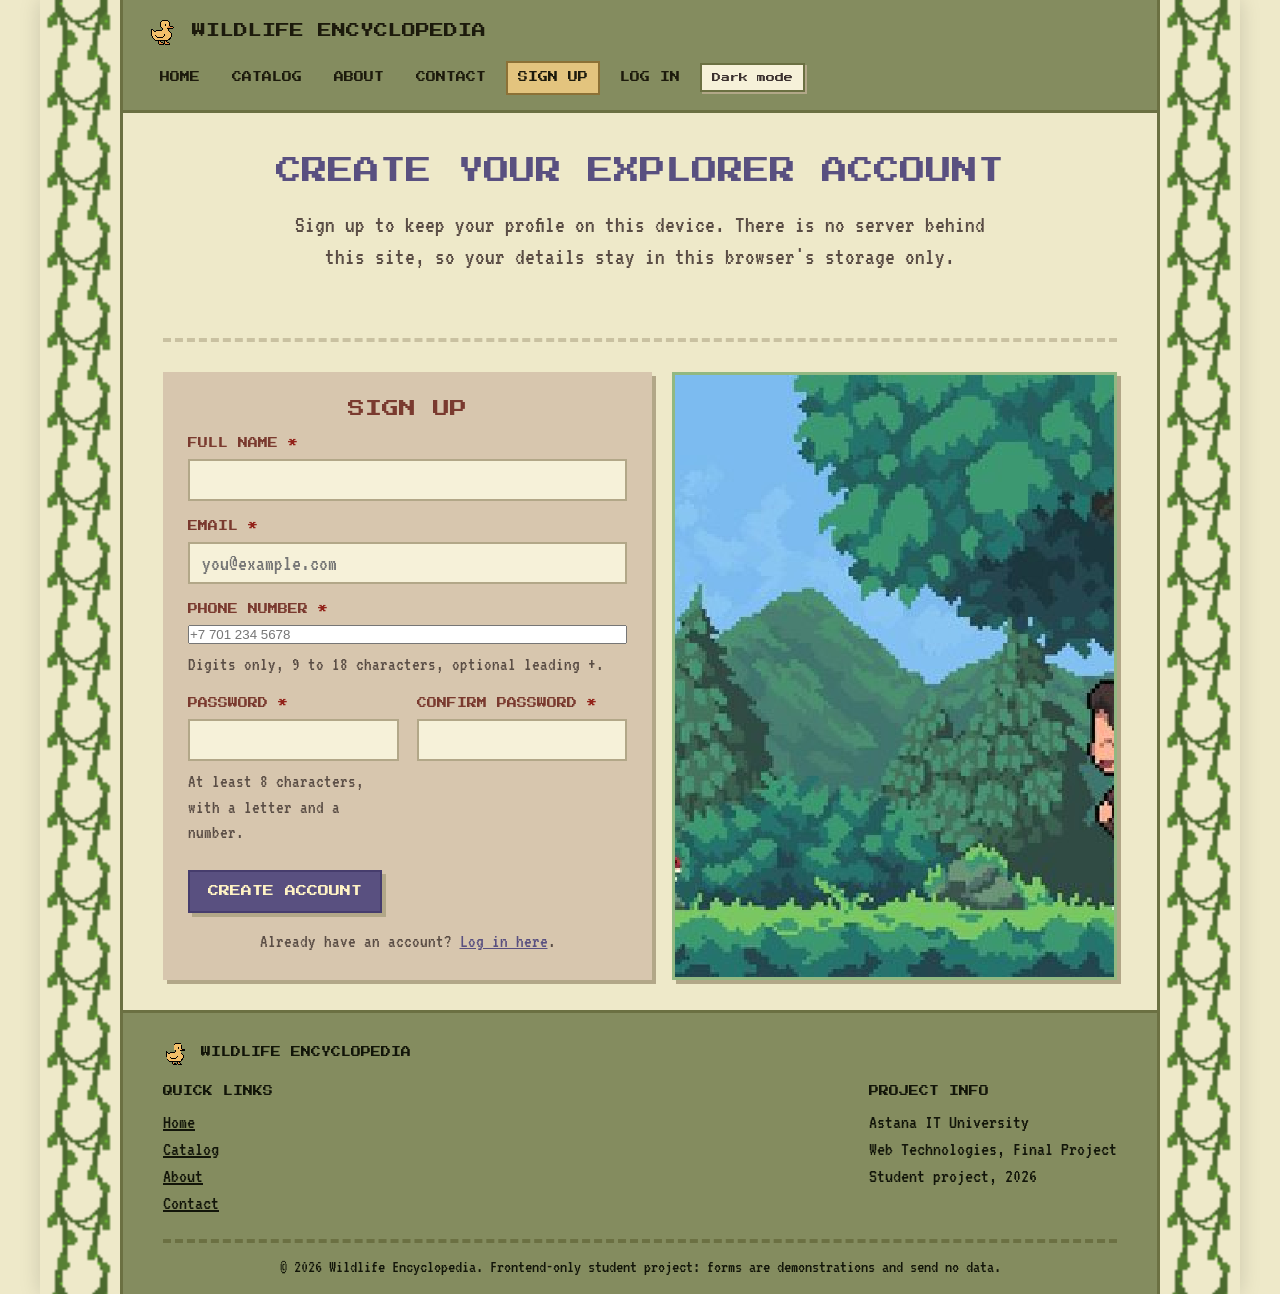
<file: signup.html>
<!DOCTYPE html>
<html lang="en">
<head>
    <meta charset="UTF-8">
    <meta name="viewport" content="width=device-width, initial-scale=1.0">
    <title>Sign Up | Wildlife Encyclopedia</title>
    <meta name="description" content="Create a free explorer account to keep your shortlist and profile across visits.">
    <link rel="icon" type="image/png" href="images/duck_icon.png">
    <link rel="stylesheet" href="css/style.css">
    <link rel="stylesheet" href="css/responsive.css">
</head>
<body>
    <a class="skip-link" href="#main">Skip to content</a>

    <div class="page-container">
        <div class="vine-border vine-left" aria-hidden="true"></div>

        <div class="main-content">
            <header class="header">
                <a href="index.html" class="logo">
                    <img src="images/duck_icon.png" alt="" class="logo-img" width="32" height="32">
                    <span>WILDLIFE ENCYCLOPEDIA</span>
                </a>
                <nav class="nav" aria-label="Main navigation">
                    <a href="index.html" class="nav-link">HOME</a>
                    <a href="services.html" class="nav-link">CATALOG</a>
                    <a href="about.html" class="nav-link">ABOUT</a>
                    <a href="contact.html" class="nav-link">CONTACT</a>
                    <a href="signup.html" class="nav-link active" aria-current="page" data-auth="guest">SIGN UP</a>
                    <a href="login.html" class="nav-link" data-auth="guest">LOG IN</a>
                    <a href="profile.html" class="nav-link" data-auth="user" hidden>PROFILE</a>
                    <button type="button" class="nav-link nav-logout-btn" id="navLogout" data-auth="user" hidden>LOG OUT</button>
                    <button type="button" id="themeToggle" class="theme-toggle" aria-pressed="false">Dark mode</button>
                </nav>
            </header>

            <main id="main">
                <section class="hero">
                    <h1>CREATE YOUR EXPLORER ACCOUNT</h1>
                    <p class="hero-subtitle">
                        Sign up to keep your profile on this device. There is no server behind this
                        site, so your details stay in this browser's storage only.
                    </p>
                </section>

                <div class="pixel-divider"></div>

                <section class="featured-section" aria-labelledby="signup-title">
                    <div class="featured-card">
                        <div class="featured-info">
                            <h2 class="featured-title" id="signup-title">SIGN UP</h2>
                            <form id="signupForm" class="form" novalidate>
                                <div class="form-field">
                                    <label for="signup-name">FULL NAME <span class="required-mark" aria-hidden="true">*</span></label>
                                    <input type="text" id="signup-name" name="name" autocomplete="name" aria-describedby="signup-name-error" required>
                                    <p class="field-error" id="signup-name-error"></p>
                                </div>
                                <div class="form-field">
                                    <label for="signup-email">EMAIL <span class="required-mark" aria-hidden="true">*</span></label>
                                    <input type="email" id="signup-email" name="email" autocomplete="email" placeholder="you@example.com" aria-describedby="signup-email-error" required>
                                    <p class="field-error" id="signup-email-error"></p>
                                </div>
                                <div class="form-field">
                                    <label for="signup-phone">PHONE NUMBER <span class="required-mark" aria-hidden="true">*</span></label>
                                    <input type="tel" id="signup-phone" name="phone" autocomplete="tel" placeholder="+7 701 234 5678" aria-describedby="signup-phone-hint signup-phone-error" required>
                                    <p class="form-hint" id="signup-phone-hint">Digits only, 9 to 18 characters, optional leading +.</p>
                                    <p class="field-error" id="signup-phone-error"></p>
                                </div>
                                <div class="form-row">
                                    <div class="form-field">
                                        <label for="signup-password">PASSWORD <span class="required-mark" aria-hidden="true">*</span></label>
                                        <input type="password" id="signup-password" name="password" autocomplete="new-password" aria-describedby="signup-password-hint signup-password-error" required>
                                        <p class="form-hint" id="signup-password-hint">At least 8 characters, with a letter and a number.</p>
                                        <p class="field-error" id="signup-password-error"></p>
                                    </div>
                                    <div class="form-field">
                                        <label for="signup-confirm">CONFIRM PASSWORD <span class="required-mark" aria-hidden="true">*</span></label>
                                        <input type="password" id="signup-confirm" name="confirm_password" autocomplete="new-password" aria-describedby="signup-confirm-error" required>
                                        <p class="field-error" id="signup-confirm-error"></p>
                                    </div>
                                </div>
                                <div class="form-actions">
                                    <button type="submit" class="btn btn-primary">CREATE ACCOUNT</button>
                                </div>
                                <div id="signupResult" class="message form-result" role="status" aria-live="polite" tabindex="-1"></div>
                            </form>
                            <p class="form-hint">Already have an account? <a href="login.html">Log in here</a>.</p>
                        </div>
                        <div class="featured-img-box photo-box">
                            <img src="images/volunteer.jpg" alt="Pixel-art volunteer walking through a green forest with a small dog" width="640" height="360">
                        </div>
                    </div>
                </section>
            </main>

            <footer class="footer">
                <div class="footer-top">
                    <div class="footer-logo">
                        <img src="images/duck_icon.png" alt="" width="28" height="28">
                        <span>WILDLIFE ENCYCLOPEDIA</span>
                    </div>
                </div>

                <div class="footer-middle">
                    <div class="footer-col">
                        <h2>QUICK LINKS</h2>
                        <ul>
                            <li><a href="index.html">Home</a></li>
                            <li><a href="services.html">Catalog</a></li>
                            <li><a href="about.html">About</a></li>
                            <li><a href="contact.html">Contact</a></li>
                        </ul>
                    </div>
                    <div class="footer-col">
                        <h2>PROJECT INFO</h2>
                        <ul>
                            <li>Astana IT University</li>
                            <li>Web Technologies, Final Project</li>
                            <li>Student project, 2026</li>
                        </ul>
                    </div>
                </div>

                <div class="footer-bottom">
                    <p>&copy; 2026 Wildlife Encyclopedia. Frontend-only student project: forms are demonstrations and send no data.</p>
                </div>
            </footer>
        </div>

        <div class="vine-border vine-right" aria-hidden="true"></div>
    </div>

    <script src="js/vendor/jquery-3.7.1.min.js"></script>
    <script src="js/main.js"></script>
    <script src="js/signup.js"></script>
</body>
</html>
</file>
<file: css/style.css>
@font-face {
    font-family: 'Press Start 2P';
    src: url('../fonts/press-start-2p.woff2') format('woff2');
    font-weight: 400;
    font-style: normal;
    font-display: swap;
}

@font-face {
    font-family: 'VT323';
    src: url('../fonts/vt323.woff2') format('woff2');
    font-weight: 400;
    font-style: normal;
    font-display: swap;
}

/* ---------- Design tokens ---------- */
:root {
    --bg: #eee9c9;
    --surface: #d7c6ae;
    --surface-2: #f6f1d9;
    --shadow: #b2a788;
    --header: #848c5f;
    --border: #6b7042;
    --text: #3b302f;
    --muted: #5a4d45;
    --title: #7a3a2f;
    --accent: #595080;
    --accent-dark: #463d6d;
    --accent-text: #fff3c4;
    --success: #2b6a2b;
    --success-bg: #dcefd2;
    --error: #93231a;
    --error-bg: #f7dcd6;
    --focus: #2f2766;
    --nav-text: #1c1a0c;
    --footer-text: #121509;

    --font-pixel: 'Press Start 2P', 'Courier New', monospace;
    --font-body: 'VT323', 'Courier New', monospace;
}

body.dark-theme {
    --bg: #1f2419;
    --surface: #2d3426;
    --surface-2: #171b13;
    --shadow: #0f120c;
    --header: #3a432d;
    --border: #56603f;
    --text: #ece8d2;
    --muted: #c4bfa4;
    --title: #f0ae9f;
    --accent: #655aa3;
    --accent-dark: #4b4280;
    --accent-text: #fff3c4;
    --success: #9bdc8f;
    --success-bg: #22381f;
    --error: #ffaa9e;
    --error-bg: #42201b;
    --focus: #f7ce68;
    --nav-text: #f1edd6;
    --footer-text: #e2dec6;
}

/* ---------- Base ---------- */
*,
*::before,
*::after {
    margin: 0;
    padding: 0;
    box-sizing: border-box;
}

img {
    max-width: 100%;
    display: block;
    image-rendering: pixelated;
}

body {
    background-color: var(--bg);
    color: var(--text);
    font-family: var(--font-body);
    font-size: 22px;
    line-height: 1.35;
    min-height: 100vh;
}

h1, h2, h3, h4,
.btn, .nav-link, .theme-toggle, label, legend {
    font-family: var(--font-pixel);
    font-weight: 400;
}

a {
    color: var(--accent);
}

body.dark-theme a {
    color: var(--focus);
}

:focus-visible {
    outline: 3px solid var(--focus);
    outline-offset: 3px;
}

.visually-hidden {
    position: absolute !important;
    width: 1px;
    height: 1px;
    overflow: hidden;
    clip: rect(0 0 0 0);
    white-space: nowrap;
}

.skip-link {
    position: absolute;
    left: 12px;
    top: -60px;
    z-index: 100;
    background: var(--accent);
    color: var(--accent-text) !important;
    padding: 10px 14px;
    font-family: var(--font-pixel);
    font-size: 10px;
    text-decoration: none;
}

.skip-link:focus {
    top: 12px;
}

/* ---------- Page frame with vines ---------- */
.page-container {
    display: flex;
    justify-content: center;
    max-width: 1200px;
    margin: 0 auto;
    background-color: var(--bg);
    box-shadow: 0 0 20px rgba(0, 0, 0, 0.15);
}

.vine-border {
    width: 80px;
    background-image: url('../images/loza.png');
    background-repeat: repeat-y;
    background-position: center top;
    background-size: 100% auto;
    flex-shrink: 0;
}

.main-content {
    flex: 1 1 auto;
    min-width: 0;
    border-left: 3px solid var(--border);
    border-right: 3px solid var(--border);
    display: flex;
    flex-direction: column;
}

main {
    flex: 1 0 auto;
    padding-bottom: 30px;
}

/* ---------- Header & navigation ---------- */
.header {
    display: flex;
    justify-content: space-between;
    align-items: center;
    flex-wrap: wrap;
    gap: 14px;
    padding: 15px 25px;
    background-color: var(--header);
    border-bottom: 3px solid var(--border);
}

.logo {
    display: flex;
    align-items: center;
    gap: 12px;
    font-family: var(--font-pixel);
    font-size: 14px;
    color: var(--nav-text);
    text-decoration: none;
}

body.dark-theme .logo {
    color: var(--nav-text);
}

.logo-img {
    width: 32px;
    height: 32px;
}

.nav {
    display: flex;
    flex-wrap: wrap;
    align-items: center;
    gap: 8px;
}

.nav-link {
    font-size: 10px;
    color: var(--nav-text);
    text-decoration: none;
    padding: 8px 10px;
    border: 2px solid transparent;
}

body.dark-theme .nav-link {
    color: var(--nav-text);
}

.nav-link:hover {
    border-color: var(--border);
}

.nav-link.active {
    color: #1c1a0c;
    background-color: #e3c47e;
    border-color: #8c7136;
}

.nav-logout-btn {
    background: none;
    appearance: none;
    cursor: pointer;
}

.profile-details li span {
    color: var(--text);
}

body.dark-theme .nav-link.active {
    color: #1c1a0c;
}

.theme-toggle {
    font-size: 9px;
    background-color: var(--surface-2);
    color: var(--text);
    border: 2px solid var(--border);
    padding: 8px 10px;
    cursor: pointer;
    box-shadow: 2px 2px 0 var(--shadow);
}

.theme-toggle:hover {
    background-color: var(--surface);
}

.theme-toggle:active {
    transform: translate(2px, 2px);
    box-shadow: none;
}

/* ---------- Hero ---------- */
.hero {
    text-align: center;
    padding: 40px 20px 10px;
}

.hero h1 {
    font-size: 26px;
    line-height: 1.4;
    color: var(--accent);
    margin-bottom: 20px;
}

body.dark-theme .hero h1 {
    color: #b9b0f0;
}

.hero-subtitle {
    font-size: 24px;
    color: var(--muted);
    max-width: 720px;
    margin: 0 auto 24px;
}

.card-lol {
    background-color: var(--surface);
    padding: 20px;
    margin: 0 auto;
    width: min(360px, 100%);
    display: flex;
    flex-direction: column;
    align-items: center;
    gap: 15px;
    box-shadow: 5px 5px 0 var(--shadow);
}

.img-box {
    width: 100%;
    border: 2px solid #736458;
    overflow: hidden;
    border-radius: 6px;
}

.card-img {
    width: 100%;
    height: auto;
}

/* ---------- Buttons ---------- */
.btn {
    display: inline-block;
    font-size: 11px;
    line-height: 1.4;
    text-align: center;
    text-decoration: none;
    padding: 12px 18px;
    border: 2px solid var(--accent-dark);
    cursor: pointer;
    box-shadow: 4px 4px 0 var(--shadow);
    transition: transform 0.1s, box-shadow 0.1s;
}

.btn-primary,
body.dark-theme .btn-primary {
    background-color: var(--accent);
    color: var(--accent-text);
}

.btn-secondary,
body.dark-theme .btn-secondary {
    background-color: var(--surface-2);
    color: var(--title);
    border-color: var(--shadow);
}

.btn-small {
    font-size: 9px;
    padding: 9px 10px;
    box-shadow: 3px 3px 0 var(--shadow);
}

.btn:hover {
    transform: translate(-2px, -2px);
    box-shadow: 6px 6px 0 var(--shadow);
}

.btn:active {
    transform: translate(2px, 2px);
    box-shadow: 2px 2px 0 var(--shadow);
}

.btn[aria-pressed="true"] {
    background-color: var(--accent);
    color: var(--accent-text);
    border-color: var(--accent-dark);
}

/* ---------- Sections ---------- */
.pixel-divider {
    border-bottom: 4px dashed var(--shadow);
    margin: 30px 40px;
    opacity: 0.6;
}

.info-section {
    padding: 25px;
    margin: 0 40px;
    background-color: var(--surface);
    box-shadow: 4px 4px 0 var(--shadow);
}

.section-title {
    text-align: center;
    font-size: 15px;
    line-height: 1.5;
    color: var(--title);
    margin-bottom: 22px;
}

.section-intro {
    text-align: center;
    color: var(--muted);
    margin: -10px auto 20px;
    max-width: 640px;
}

.stats-grid {
    display: grid;
    grid-template-columns: repeat(3, 1fr);
    gap: 20px;
}

.stats-card {
    background-color: var(--accent);
    color: var(--accent-text);
    padding: 20px 12px;
    text-align: center;
    font-family: var(--font-pixel);
    font-size: 11px;
    line-height: 1.7;
    display: flex;
    flex-direction: column;
    align-items: center;
    justify-content: center;
    gap: 6px;
    min-height: 80px;
    box-shadow: 3px 3px 0 var(--accent-dark);
    overflow-wrap: anywhere;
}

.featured-section {
    padding: 0 40px;
}

.featured-card {
    display: flex;
    gap: 20px;
    align-items: stretch;
}

.featured-info {
    flex: 1;
    background-color: var(--surface);
    padding: 25px;
    box-shadow: 4px 4px 0 var(--shadow);
    display: flex;
    flex-direction: column;
    align-items: center;
    text-align: center;
    gap: 16px;
}

.info-section .featured-info {
    box-shadow: none;
    background: transparent;
    padding: 0;
}

.featured-title {
    font-size: 17px;
    line-height: 1.4;
    color: var(--title);
}

.junimo-name {
    font-family: var(--font-pixel);
    font-size: 22px;
    background: linear-gradient(90deg, #c03030, #d9701a, #278a4b, #2470a8, #7a3a9c);
    -webkit-background-clip: text;
    background-clip: text;
    -webkit-text-fill-color: transparent;
}

body.dark-theme .junimo-name {
    background: linear-gradient(90deg, #ff8a80, #ffb74d, #81c784, #64b5f6, #ce93d8);
    -webkit-background-clip: text;
    background-clip: text;
}

.featured-text {
    font-size: 24px;
    color: var(--muted);
}

.featured-info .btn {
    margin-top: auto;
}

.featured-img-box {
    flex: 1;
    background-color: #d0f0c0;
    border: 3px solid #91b882;
    display: flex;
    align-items: center;
    justify-content: center;
    box-shadow: 4px 4px 0 var(--shadow);
    padding: 20px;
}

.featured-img {
    width: 90%;
    height: auto;
    object-fit: contain;
}

.photo-box {
    padding: 0;
    overflow: hidden;
}

.photo-box img {
    width: 100%;
    height: 100%;
    object-fit: cover;
}

/* ---------- Forms (shared) ---------- */
.form {
    display: flex;
    flex-direction: column;
    gap: 18px;
    width: 100%;
    text-align: left;
}

.form-field {
    display: flex;
    flex-direction: column;
    gap: 8px;
}

.form label,
.form legend,
.field-label {
    font-size: 10px;
    line-height: 1.5;
    color: var(--title);
}

.required-mark {
    color: var(--error);
}

.form-hint {
    font-size: 19px;
    color: var(--muted);
}

.input,
.form input[type="text"],
.form input[type="email"],
.form input[type="password"],
.form input[type="search"],
.form select,
.form textarea {
    width: 100%;
    font-family: var(--font-body);
    font-size: 22px;
    color: var(--text);
    background-color: var(--surface-2);
    border: 2px solid var(--shadow);
    padding: 8px 12px;
    border-radius: 0;
}

.form textarea {
    resize: vertical;
    min-height: 140px;
}

.input:focus,
.form input:focus,
.form select:focus,
.form textarea:focus {
    border-color: var(--focus);
    outline: 3px solid var(--focus);
    outline-offset: 1px;
}

.form .is-invalid {
    border-color: var(--error);
    background-color: var(--error-bg);
}

.field-error {
    color: var(--error);
    font-size: 20px;
    min-height: 0;
}

.field-error:empty {
    display: none;
}

.form fieldset {
    border: 2px solid var(--shadow);
    padding: 12px 16px 14px;
}

.form legend {
    padding: 0 6px;
}

.choice {
    display: flex;
    align-items: center;
    gap: 10px;
    margin-top: 8px;
    font-size: 21px;
}

.choice input {
    width: 20px;
    height: 20px;
    accent-color: var(--accent);
}

.form .choice label {
    font-family: var(--font-body);
    font-size: 21px;
    color: var(--text);
}

.form-actions {
    display: flex;
    flex-wrap: wrap;
    gap: 14px;
    margin-top: 6px;
}

.form-row {
    display: grid;
    grid-template-columns: 1fr 1fr;
    gap: 18px;
}

/* ---------- Feedback / status messages ---------- */
.message {
    padding: 12px 16px;
    border: 2px solid currentColor;
    font-size: 21px;
}

.message:empty {
    display: none;
}

.is-success {
    color: var(--success);
    background-color: var(--success-bg);
}

.is-error {
    color: var(--error);
    background-color: var(--error-bg);
}

.is-info {
    color: var(--text);
    background-color: var(--surface-2);
}

.demo-label {
    display: inline-block;
    font-family: var(--font-pixel);
    font-size: 8px;
    padding: 4px 6px;
    margin-bottom: 6px;
    background: var(--accent);
    color: var(--accent-text);
}

/* ---------- Greeting corner ---------- */
.greeting-box {
    max-width: 640px;
    margin: 0 auto;
}

.greeting-controls {
    display: flex;
    gap: 12px;
    flex-wrap: wrap;
}

.greeting-controls .input {
    flex: 1 1 220px;
    width: auto;
}

.greeting-preview {
    color: var(--muted);
}

/* ---------- Footer ---------- */
.footer {
    background-color: var(--header);
    color: var(--footer-text);
    padding: 26px 40px 15px;
    font-size: 20px;
    border-top: 3px solid var(--border);
}

.footer-top {
    margin-bottom: 18px;
}

.footer-logo {
    display: flex;
    align-items: center;
    gap: 10px;
    font-family: var(--font-pixel);
    font-size: 10px;
}

.footer-logo img {
    width: 28px;
    height: 28px;
}

.footer-middle {
    display: flex;
    justify-content: space-between;
    gap: 20px;
    margin-bottom: 22px;
}

.footer-col h2 {
    font-size: 10px;
    margin-bottom: 10px;
}

.footer-col ul {
    list-style: none;
}

.footer-col a,
body.dark-theme .footer-col a {
    color: var(--footer-text);
}

.footer-col a:hover {
    text-decoration: none;
}

.footer-bottom {
    border-top: 4px dashed var(--border);
    padding-top: 12px;
    text-align: center;
    font-size: 18px;
}

/* ==========================================================
   Catalog page (services.html)
   ========================================================== */
.filter-panel {
    margin: 0 40px;
    padding: 22px 25px;
    background-color: var(--surface);
    box-shadow: 4px 4px 0 var(--shadow);
    display: flex;
    flex-direction: column;
    gap: 16px;
}

.search-row {
    display: flex;
    flex-wrap: wrap;
    gap: 12px;
    align-items: flex-end;
}

.search-row .form-field {
    flex: 1 1 260px;
}

.category-group {
    border: 0;
    display: flex;
    flex-wrap: wrap;
    gap: 10px;
}

.category-group legend {
    width: 100%;
    margin-bottom: 10px;
}

.filter-btn {
    font-size: 9px;
    padding: 9px 12px;
}

.results-count {
    font-size: 22px;
}

.no-results {
    text-align: center;
    padding: 30px 16px;
    border: 3px dashed var(--shadow);
    color: var(--muted);
}

.catalog-wrapper {
    padding: 30px 40px 0;
}

.catalog-container {
    display: grid;
    grid-template-columns: 290px 1fr;
    gap: 28px;
    align-items: start;
}

.catalog-grid {
    display: grid;
    grid-template-columns: repeat(2, minmax(0, 1fr));
    gap: 24px;
}

.catalog-grid .no-results {
    grid-column: 1 / -1;
}

.card {
    background-color: var(--surface-2);
    border: 3px solid var(--shadow);
    box-shadow: 4px 4px 0 var(--shadow);
    display: flex;
    flex-direction: column;
    position: relative;
}

.card-media {
    position: relative;
}

.card-media img {
    width: 100%;
    height: 180px;
    object-fit: cover;
    border-bottom: 3px solid var(--shadow);
}

.card-badge {
    position: absolute;
    top: 10px;
    left: 10px;
    background-color: var(--accent);
    color: var(--accent-text);
    font-family: var(--font-pixel);
    font-size: 8px;
    padding: 6px 8px;
}

.card-body {
    padding: 16px;
    display: flex;
    flex-direction: column;
    gap: 10px;
    flex-grow: 1;
}

.card-meta {
    display: flex;
    justify-content: space-between;
    gap: 10px;
    font-family: var(--font-pixel);
    font-size: 9px;
}

.card-meta .category {
    color: var(--muted);
    text-transform: uppercase;
}

.card-meta .price {
    color: var(--success);
}

.card h3 {
    font-size: 12px;
    line-height: 1.5;
    color: var(--title);
}

.card-details {
    display: flex;
    justify-content: space-between;
    flex-wrap: wrap;
    gap: 6px;
    font-size: 19px;
    color: var(--muted);
}

.card-actions {
    display: flex;
    flex-wrap: wrap;
    gap: 10px;
    margin-top: auto;
    padding-top: 6px;
}

.card-actions .btn {
    flex: 1 1 auto;
}

.card-more {
    display: none;
    border-top: 2px dashed var(--shadow);
    padding-top: 10px;
    font-size: 20px;
}

.card-more ul {
    padding-left: 22px;
}

.save-btn[aria-pressed="true"] {
    background-color: var(--success-bg);
    color: var(--success);
    border-color: var(--success);
}

/* Sidebar + shortlist */
.catalog-sidebar {
    display: flex;
    flex-direction: column;
    gap: 20px;
}

.sidebar-box {
    background-color: var(--surface);
    padding: 18px;
    box-shadow: 4px 4px 0 var(--shadow);
    display: flex;
    flex-direction: column;
    gap: 12px;
}

.sidebar-box h2 {
    font-size: 12px;
    line-height: 1.5;
    color: var(--title);
}

.sidebar-stats {
    list-style: none;
    font-size: 20px;
}

.sidebar-stats li {
    padding: 4px 0;
    border-bottom: 2px dotted var(--shadow);
}

.shortlist-count {
    font-size: 20px;
}

.shortlist {
    list-style: none;
    display: flex;
    flex-direction: column;
    gap: 8px;
}

.shortlist li {
    display: flex;
    align-items: center;
    justify-content: space-between;
    gap: 8px;
    background: var(--surface-2);
    border: 2px solid var(--shadow);
    padding: 6px 8px;
    font-size: 20px;
    overflow-wrap: anywhere;
}

.remove-btn {
    flex-shrink: 0;
    font-family: var(--font-pixel);
    font-size: 8px;
    padding: 6px 7px;
    background: var(--error-bg);
    color: var(--error);
    border: 2px solid var(--error);
    cursor: pointer;
}

.empty-state {
    color: var(--muted);
    font-size: 20px;
    border: 2px dashed var(--shadow);
    padding: 10px;
    text-align: center;
}

.add-activity {
    gap: 10px;
}

.add-activity .add-row {
    display: flex;
    gap: 8px;
}

.add-activity .add-row input {
    min-width: 0;
}

.status-toast {
    display: none;
    padding: 10px 12px;
    font-size: 20px;
    border: 2px solid currentColor;
}

/* Why join */
.info-boxes {
    display: grid;
    grid-template-columns: repeat(3, 1fr);
    gap: 20px;
}

.info-box {
    background: var(--surface-2);
    padding: 18px;
    border: 2px solid var(--shadow);
}

.info-box h3 {
    font-size: 11px;
    line-height: 1.6;
    color: var(--title);
    margin-bottom: 10px;
}

/* ==========================================================
   About page
   ========================================================== */
.fact-box {
    max-width: 680px;
    margin: 0 auto;
    text-align: center;
    display: flex;
    flex-direction: column;
    align-items: center;
    gap: 18px;
}

.fact-text {
    font-size: 26px;
    min-height: 3em;
    display: flex;
    align-items: center;
}

.fact-counter {
    font-size: 19px;
    color: var(--muted);
}

.team-grid {
    display: grid;
    grid-template-columns: repeat(4, 1fr);
    gap: 18px;
}

.team-card {
    background: var(--surface-2);
    border: 2px solid var(--shadow);
    padding: 16px;
    text-align: center;
}

.team-card h3 {
    font-size: 10px;
    line-height: 1.6;
    color: var(--title);
    margin-bottom: 8px;
}

.team-card p {
    font-size: 19px;
    color: var(--muted);
}

/* ---------- FAQ accordion ---------- */
.faq-list {
    max-width: 820px;
    margin: 0 auto;
    display: flex;
    flex-direction: column;
    gap: 14px;
}

.faq-item {
    border: 2px solid var(--shadow);
    background-color: var(--surface-2);
    box-shadow: 3px 3px 0 var(--shadow);
}

.faq-item h3 {
    margin: 0;
}

.faq-question {
    width: 100%;
    padding: 15px;
    background: none;
    border: none;
    text-align: left;
    font-family: var(--font-pixel);
    font-size: 10px;
    line-height: 1.6;
    color: var(--text);
    cursor: pointer;
    display: flex;
    justify-content: space-between;
    align-items: center;
    gap: 14px;
}

.faq-question:hover {
    background-color: var(--surface);
}

.faq-icon {
    flex-shrink: 0;
    font-size: 14px;
}

.faq-answer {
    display: none;
    padding: 0 15px 15px;
    color: var(--muted);
}

.contact-note {
    text-align: center;
    color: var(--muted);
    margin-top: 16px;
    font-size: 19px;
}

.char-counter {
    font-size: 19px;
    color: var(--muted);
    text-align: right;
}

.form-result p + p {
    margin-top: 6px;
}
</file>
<file: css/responsive.css>
/* ==========================================================
   Responsive rules — checked at 375px, 768px and 1440px
   ========================================================== */

/* Tablet and small laptop */
@media (max-width: 1100px) {
    .catalog-container {
        grid-template-columns: 1fr;
    }

    .catalog-sidebar {
        display: grid;
        grid-template-columns: 1fr 1fr;
        order: 2;
    }

    .team-grid {
        grid-template-columns: repeat(2, 1fr);
    }
}

@media (max-width: 850px) {
    .vine-border {
        width: 40px;
    }

    .stats-grid {
        grid-template-columns: repeat(2, 1fr);
    }

    .featured-card {
        flex-direction: column;
    }

    .featured-img-box {
        min-height: 240px;
    }

    .photo-box {
        max-height: 360px;
    }

    .info-boxes {
        grid-template-columns: 1fr;
    }

    .header {
        flex-direction: column;
        align-items: center;
    }

    .nav {
        justify-content: center;
    }
}

/* Phones */
@media (max-width: 600px) {
    body {
        font-size: 20px;
    }

    .vine-border {
        display: none;
    }

    .main-content {
        border: 0;
    }

    .header {
        padding: 14px 10px;
    }

    .logo {
        font-size: 11px;
    }

    .nav {
        gap: 6px;
    }

    .nav-link {
        font-size: 9px;
        padding: 7px 6px;
    }

    .hero {
        padding: 28px 16px 6px;
    }

    .hero h1 {
        font-size: 17px;
    }

    .hero-subtitle {
        font-size: 21px;
    }

    .pixel-divider {
        margin: 24px 16px;
    }

    .info-section,
    .filter-panel {
        margin: 0 16px;
        padding: 18px 14px;
    }

    .featured-section {
        padding: 0 16px;
    }

    .catalog-wrapper {
        padding: 24px 16px 0;
    }

    .section-title {
        font-size: 12px;
    }

    .featured-title {
        font-size: 14px;
    }

    .junimo-name {
        font-size: 18px;
    }

    .stats-grid,
    .catalog-grid,
    .catalog-sidebar,
    .team-grid,
    .form-row {
        grid-template-columns: 1fr;
    }

    .stats-card {
        font-size: 10px;
    }

    .footer {
        padding: 22px 16px 14px;
    }

    .footer-middle {
        flex-direction: column;
    }

    .faq-question {
        font-size: 9px;
    }

    .btn {
        font-size: 10px;
    }
}
</file>
